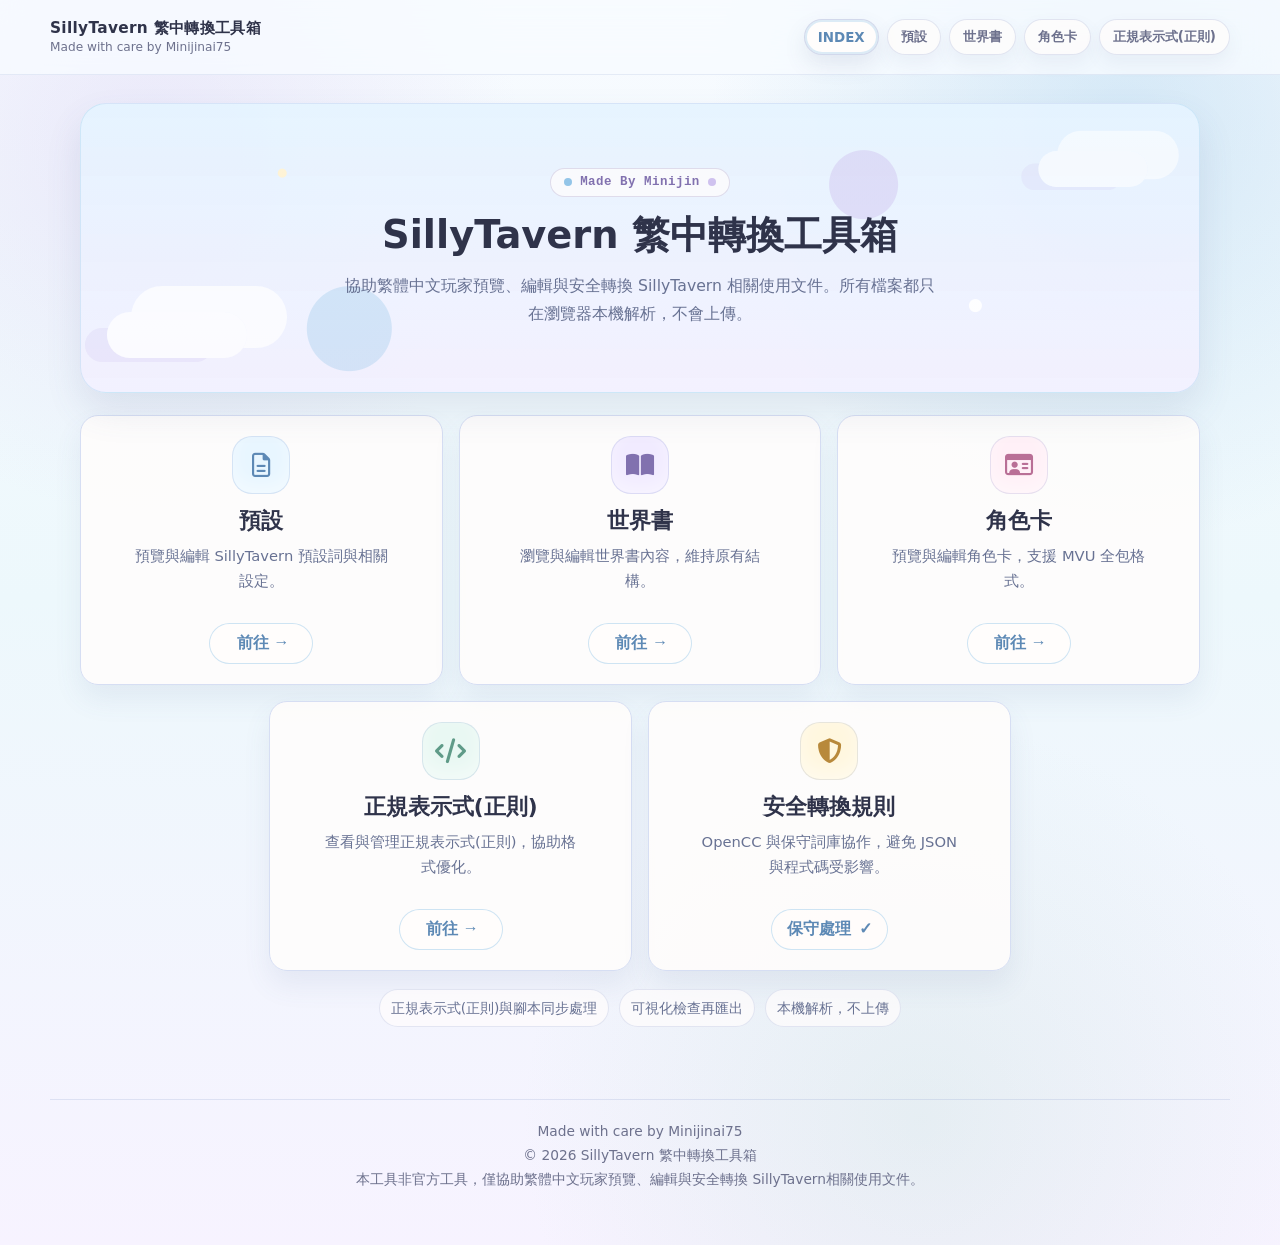
<file: index.html>
<!DOCTYPE html>
<html lang="zh-Hant">
<head>
  <meta charset="UTF-8">
  <meta name="viewport" content="width=device-width, initial-scale=1.0">
  <title>SillyTavern 繁中轉換工具箱</title>
  <meta name="description" content="協助繁體中文玩家安全預覽、編輯並轉換簡體中文 SillyTavern 內容。">
  <link rel="stylesheet" href="https://cdnjs.cloudflare.com/ajax/libs/font-awesome/6.5.1/css/all.min.css">
  <style>
    :root {
      --home-ink: #273052;
      --home-muted: #687293;
      --home-line: #d6def3;
      --home-card: rgba(255, 253, 252, 0.88);
      --home-blue: #93c5e8;
      --home-blue-dark: #5d89b5;
      --home-lavender: #cfc2ef;
      --home-lavender-dark: #8171af;
      --home-pink: #ebb7d3;
      --home-mint: #afd8ca;
      --home-cream: #fff3d4;
      --home-shadow: 0 18px 36px rgba(81, 101, 142, 0.12);
      --home-mono: "Fira Code", "Cascadia Code", Consolas, monospace;
      --home-sans: "Noto Sans TC", "Yu Gothic UI", "Microsoft JhengHei", system-ui, sans-serif;
    }

    * { box-sizing: border-box; }

    body {
      margin: 0;
      min-height: 100vh;
      color: var(--home-ink);
      font-family: var(--home-sans);
    }

    a { color: inherit; text-decoration: none; }

    .shell {
      width: min(1120px, calc(100% - 32px));
      margin: 0 auto;
      padding: 28px 0 44px;
    }

    .concept-hero {
      position: relative;
      overflow: hidden;
      min-height: 290px;
      display: grid;
      place-items: center;
      margin-bottom: 22px;
      border: 1px solid rgba(147, 197, 232, 0.3);
      border-radius: 26px;
      background:
        linear-gradient(180deg, rgba(225, 242, 255, 0.82), rgba(240, 237, 255, 0.78)),
        rgba(255, 253, 252, 0.72);
      box-shadow: var(--home-shadow);
    }

    .concept-hero::before,
    .concept-hero::after {
      content: "";
      position: absolute;
      inset: auto;
      width: 140px;
      height: 46px;
      border-radius: 999px;
      background: rgba(255, 255, 255, 0.76);
      box-shadow:
        32px -18px 0 8px rgba(255, 255, 255, 0.72),
        -28px 10px 0 -6px rgba(207, 194, 239, 0.25);
      pointer-events: none;
    }

    .concept-hero::before {
      left: 26px;
      bottom: 34px;
    }

    .concept-hero::after {
      right: 36px;
      top: 42px;
      transform: scale(0.78);
      opacity: 0.78;
    }

    .hero-copy {
      position: relative;
      z-index: 1;
      width: min(720px, calc(100% - 32px));
      padding: 30px 0;
      text-align: center;
    }

    .eyebrow {
      display: inline-flex;
      align-items: center;
      gap: 8px;
      margin-bottom: 14px;
      padding: 7px 13px;
      border: 1px solid rgba(129, 113, 175, 0.22);
      border-radius: 999px;
      background: rgba(255, 253, 252, 0.72);
      color: var(--home-lavender-dark);
      font: 800 0.78rem/1 var(--home-mono);
      letter-spacing: 0.04em;
    }

    .eyebrow::before,
    .eyebrow::after {
      content: "";
      width: 8px;
      height: 8px;
      border-radius: 999px;
      background: var(--home-blue);
    }

    .eyebrow::after { background: var(--home-lavender); }

    h1 {
      margin: 0;
      font-size: clamp(1.9rem, 3vw, 2.6rem);
      line-height: 1.24;
      letter-spacing: 0;
    }

    .lead {
      max-width: 600px;
      margin: 14px auto 0;
      color: var(--home-muted);
      font-size: 0.98rem;
      line-height: 1.78;
    }

    .soft-sparkles {
      position: absolute;
      inset: 0;
      pointer-events: none;
      background:
        radial-gradient(circle at 18% 24%, rgba(255, 243, 212, 0.95) 0 4px, transparent 5px),
        radial-gradient(circle at 80% 70%, rgba(255, 255, 255, 0.92) 0 6px, transparent 7px),
        radial-gradient(circle at 70% 28%, rgba(207, 194, 239, 0.45) 0 34px, transparent 35px),
        radial-gradient(circle at 24% 78%, rgba(147, 197, 232, 0.32) 0 42px, transparent 43px);
    }

    .tools {
      display: grid;
      grid-template-columns: repeat(6, minmax(0, 1fr));
      gap: 16px;
      margin-bottom: 18px;
    }

    .tool-card {
      grid-column: span 2;
      min-height: 270px;
      display: grid;
      align-content: space-between;
      gap: 18px;
      padding: 20px;
      border: 1px solid var(--home-line);
      border-radius: 18px;
      background: var(--home-card);
      box-shadow: 0 14px 28px rgba(81, 101, 142, 0.09);
      transition: transform 0.18s ease, box-shadow 0.18s ease, border-color 0.18s ease;
    }

    .tool-card:nth-child(4) { grid-column: 2 / span 2; }
    .tool-card:nth-child(5) { grid-column: 4 / span 2; }

    .tool-card:hover {
      transform: translateY(-3px);
      border-color: rgba(147, 197, 232, 0.76);
      box-shadow: 0 18px 36px rgba(81, 101, 142, 0.15);
    }

    .tool-card[data-tone="lavender"]:hover { border-color: rgba(207, 194, 239, 0.82); }
    .tool-card[data-tone="mint"]:hover { border-color: rgba(175, 216, 202, 0.82); }
    .tool-card[data-tone="pink"]:hover { border-color: rgba(235, 183, 211, 0.82); }
    .tool-card[data-tone="cream"]:hover { border-color: rgba(255, 211, 141, 0.82); }

    .tool-icon {
      width: 58px;
      height: 58px;
      display: grid;
      place-items: center;
      margin: 0 auto 14px;
      border-radius: 20px;
      border: 1px solid rgba(137, 156, 205, 0.2);
      background: #e8f6ff;
      color: var(--home-blue-dark);
      font-size: 1.55rem;
      box-shadow: inset 0 -8px 18px rgba(255, 255, 255, 0.45);
    }

    .tool-card[data-tone="lavender"] .tool-icon {
      background: #f1ebff;
      color: var(--home-lavender-dark);
    }

    .tool-card[data-tone="pink"] .tool-icon {
      background: #fff0f7;
      color: #b96f96;
    }

    .tool-card[data-tone="mint"] .tool-icon {
      background: #e9f8f3;
      color: #5f9b88;
    }

    .tool-card[data-tone="cream"] .tool-icon {
      background: #fff7df;
      color: #b8893b;
    }

    .tool-card h2 {
      margin: 0 0 9px;
      text-align: center;
      font-size: 1.35rem;
      line-height: 1.2;
    }

    .tool-card p {
      max-width: 260px;
      margin: 0 auto;
      color: var(--home-muted);
      text-align: center;
      line-height: 1.72;
      font-size: 0.92rem;
    }

    .open {
      display: inline-flex;
      align-items: center;
      justify-content: center;
      gap: 8px;
      width: fit-content;
      min-width: 104px;
      margin: 0 auto;
      border: 1px solid rgba(147, 197, 232, 0.45);
      border-radius: 999px;
      padding: 9px 15px;
      background: rgba(255, 253, 252, 0.78);
      color: var(--home-blue-dark);
      font-weight: 800;
    }

    .open span {
      font-family: var(--home-mono);
      transform: translateY(-1px);
    }

    .home-note {
      display: flex;
      justify-content: center;
      gap: 10px;
      flex-wrap: wrap;
      margin-top: 2px;
      color: var(--home-muted);
      font-size: 0.86rem;
      line-height: 1.6;
    }

    .home-note span {
      border: 1px solid rgba(137, 156, 205, 0.22);
      border-radius: 999px;
      padding: 7px 11px;
      background: rgba(255, 253, 252, 0.72);
    }

    @media (max-width: 960px) {
      .tools {
        grid-template-columns: repeat(2, minmax(0, 1fr));
      }

      .tool-card,
      .tool-card:nth-child(4),
      .tool-card:nth-child(5) {
        grid-column: auto;
      }
    }

    @media (max-width: 620px) {
      .shell {
        width: min(100% - 20px, 1120px);
        padding-top: 18px;
      }

      .concept-hero {
        min-height: 250px;
        border-radius: 20px;
      }

      h1 {
        font-size: clamp(1.6rem, 7vw, 2rem);
      }

      .tools {
        grid-template-columns: 1fr;
      }

      .tool-card {
        min-height: 230px;
      }
    }
  </style>
  <link rel="stylesheet" href="assets/toolbox-theme.css">
  <script defer src="assets/toolbox-nav.js"></script>
</head>
<body class="toolbox-page toolbox-home">
  <div class="shell">
    <section class="concept-hero" aria-labelledby="main-title">
      <div class="soft-sparkles" aria-hidden="true"></div>
      <div class="hero-copy">
        <div class="eyebrow">Made By Minijin</div>
        <h1 id="main-title">SillyTavern 繁中轉換工具箱</h1>
        <p class="lead">
          協助繁體中文玩家預覽、編輯與安全轉換 SillyTavern 相關使用文件。所有檔案都只在瀏覽器本機解析，不會上傳。
        </p>
      </div>
    </section>

    <main class="tools" aria-label="工具入口">
      <a class="tool-card" href="preset-viewer.html" data-tone="blue">
        <span>
          <span class="tool-icon" aria-hidden="true"><i class="fa-regular fa-file-lines"></i></span>
          <h2>預設</h2>
          <p>預覽與編輯 SillyTavern 預設詞與相關設定。</p>
        </span>
        <span class="open">前往 <span>→</span></span>
      </a>

      <a class="tool-card" href="worldinfo-viewer.html" data-tone="lavender">
        <span>
          <span class="tool-icon" aria-hidden="true"><i class="fa-solid fa-book-open"></i></span>
          <h2>世界書</h2>
          <p>瀏覽與編輯世界書內容，維持原有結構。</p>
        </span>
        <span class="open">前往 <span>→</span></span>
      </a>

      <a class="tool-card" href="character-card-viewer.html" data-tone="pink">
        <span>
          <span class="tool-icon" aria-hidden="true"><i class="fa-regular fa-id-card"></i></span>
          <h2>角色卡</h2>
          <p>預覽與編輯角色卡，支援 MVU 全包格式。</p>
        </span>
        <span class="open">前往 <span>→</span></span>
      </a>

      <a class="tool-card" href="regex-viewer.html" data-tone="mint">
        <span>
          <span class="tool-icon" aria-hidden="true"><i class="fa-solid fa-code"></i></span>
          <h2>正規表示式(正則)</h2>
          <p>查看與管理正規表示式(正則)，協助格式優化。</p>
        </span>
        <span class="open">前往 <span>→</span></span>
      </a>

      <section class="tool-card" data-tone="cream" id="safe-rules">
        <span>
          <span class="tool-icon" aria-hidden="true"><i class="fa-solid fa-shield-halved"></i></span>
          <h2>安全轉換規則</h2>
          <p>OpenCC 與保守詞庫協作，避免 JSON 與程式碼受影響。</p>
        </span>
        <span class="open">保守處理 <span>✓</span></span>
      </section>
    </main>

    <div class="home-note" aria-label="安全提示">
      <span>正規表示式(正則)與腳本同步處理</span>
      <span>可視化檢查再匯出</span>
      <span>本機解析，不上傳</span>
    </div>
  </div>
</body>
</html>
</file>
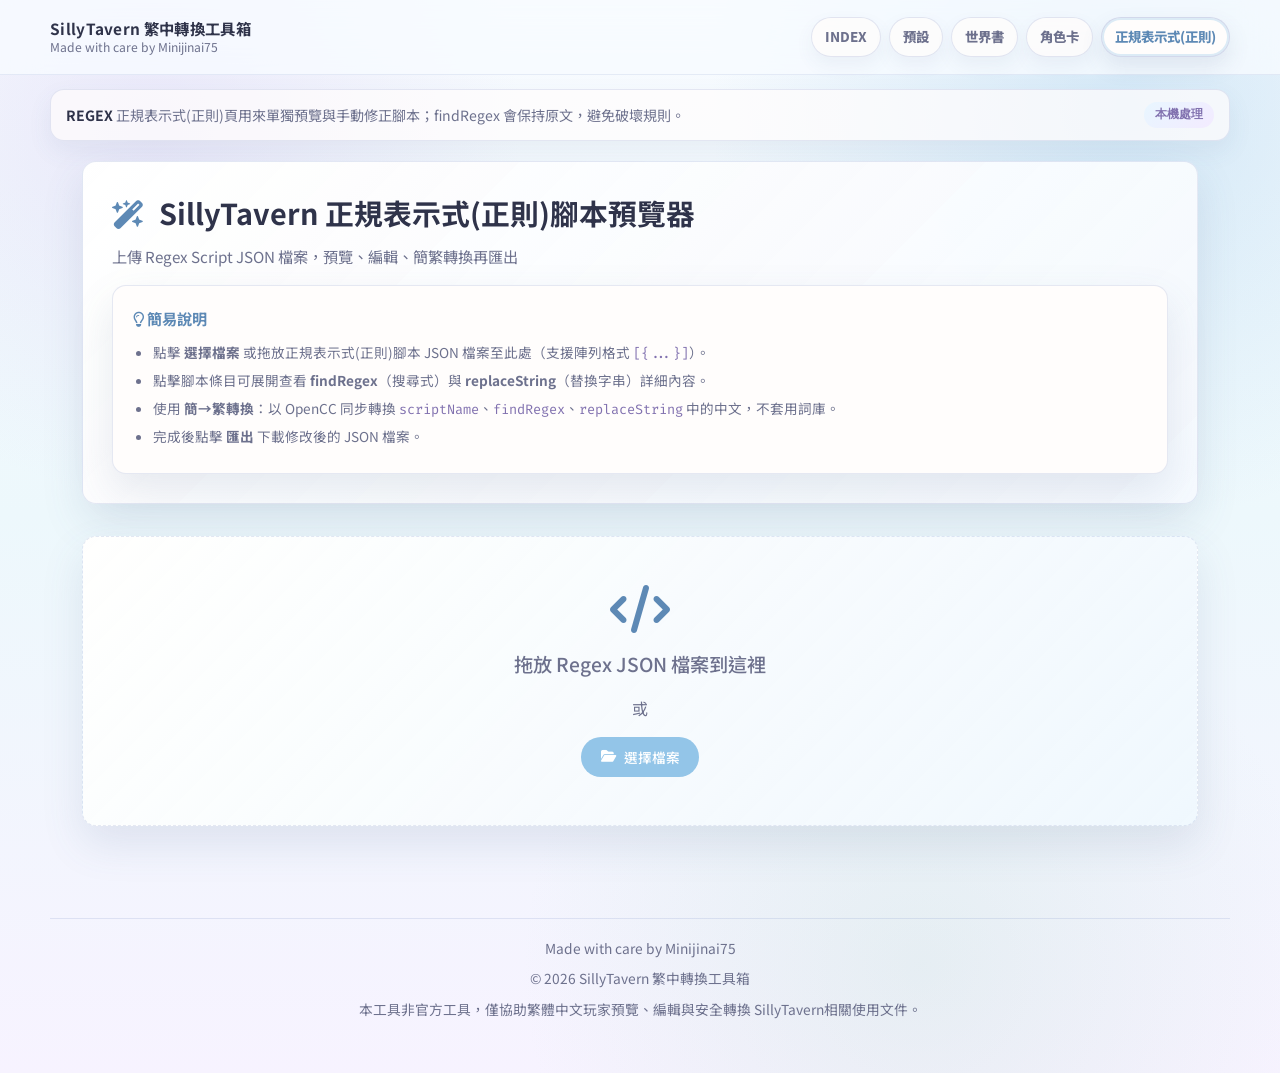
<file: regex-viewer.html>
<!DOCTYPE html>
<html lang="zh-TW">
<head>
    <meta charset="UTF-8">
    <meta name="viewport" content="width=device-width, initial-scale=1.0">
    <title>SillyTavern 正規表示式(正則)腳本預覽器</title>
    <meta name="description" content="上傳 SillyTavern Regex Script JSON 檔案，預覽、編輯、簡繁轉換、匯出正規表示式(正則)腳本">
    <link rel="stylesheet" href="https://cdnjs.cloudflare.com/ajax/libs/font-awesome/6.5.1/css/all.min.css">
    <link href="https://fonts.googleapis.com/css2?family=Noto+Sans+TC:wght@400;500;700&family=Fira+Code:wght@400;500&display=swap" rel="stylesheet">
    <script src="lib/opencc-full.js"></script>
    <script>
        // 預初始化 OpenCC 轉換器
        let openccConverter = null;
        try {
            if (window.OpenCC) {
                openccConverter = OpenCC.Converter({ from: 'cn', to: 'twp' });
                console.log('OpenCC 初始化成功');
            }
        } catch(e) {
            console.warn('OpenCC 初始化失敗，使用備用方案:', e.message);
            openccConverter = function(text) { return text; };
        }
    </script>
    <style>
        :root {
            --bg-primary: #edf8fc;
            --bg-secondary: #e8f0fb;
            --bg-card: #fffdfc;
            --text-primary: #2f334a;
            --text-secondary: #6d718d;
            --text-muted: #9aa0b7;
            --accent: #93c5e8;
            --accent-dark: #5d89b5;
            --accent-light: #dff3ff;
            --border: #d6def3;
            --success: #67c23a;
            --warning: #E09F3E;
            --danger: #E76F51;
            --info: #6A89CC;
            --regex-color: #8E44AD;
            --replace-color: #16A085;
            --disabled-color: #95A5A6;
        }

        * { margin: 0; padding: 0; box-sizing: border-box; }

        body {
            font-family: 'Noto Sans TC', 'Microsoft JhengHei', sans-serif;
            background: var(--bg-primary);
            color: var(--text-primary);
            line-height: 1.6;
        }

        .container {
            max-width: 1100px;
            margin: 0 auto;
            padding: 2rem;
        }

        header {
            text-align: center;
            margin-bottom: 2rem;
        }

        header h1 {
            font-size: 1.8rem;
            font-weight: 700;
            color: var(--text-primary);
            margin-bottom: 0.5rem;
        }

        header h1 i { color: var(--accent); margin-right: 0.5rem; }

        .subtitle {
            color: var(--text-secondary);
            font-size: 0.95rem;
        }

        .instruction-box {
            background: var(--bg-card);
            border: 1px solid var(--border);
            border-radius: 12px;
            padding: 1.25rem;
            margin-top: 1rem;
            text-align: left;
        }

        .instruction-box h3 {
            color: var(--accent-dark);
            font-size: 0.95rem;
            margin-bottom: 0.75rem;
        }

        .instruction-box ul {
            padding-left: 1.25rem;
            color: var(--text-secondary);
            font-size: 0.85rem;
        }

        .instruction-box li { margin-bottom: 0.35rem; }

        /* Upload Section */
        .upload-section {
            background: var(--bg-card);
            border: 2px dashed var(--border);
            border-radius: 16px;
            padding: 3rem 2rem;
            text-align: center;
            transition: all 0.3s ease;
            margin-bottom: 2rem;
        }

        .upload-section.drag-over {
            border-color: var(--accent);
            background: rgba(133, 191, 210, 0.08);
        }

        .upload-icon {
            font-size: 3rem;
            color: var(--accent);
            margin-bottom: 1rem;
        }

        .upload-section h2 {
            font-size: 1.2rem;
            color: var(--text-secondary);
            font-weight: 500;
        }

        #fileInput { display: none; }

        .btn {
            display: inline-flex;
            align-items: center;
            gap: 0.5rem;
            padding: 0.6rem 1.2rem;
            border: none;
            border-radius: 8px;
            cursor: pointer;
            font-size: 0.85rem;
            font-family: inherit;
            font-weight: 500;
            transition: all 0.2s;
            background: var(--accent);
            color: #fff;
        }

        .btn:hover { background: var(--accent-dark); transform: translateY(-1px); }
        .btn-secondary { background: var(--text-muted); }
        .btn-secondary:hover { background: var(--text-secondary); }
        .btn-success { background: var(--success); }
        .btn-success:hover { background: #5dab34; }
        .btn-warning { background: var(--warning); }
        .btn-warning:hover { background: #c98a35; }
        .btn-info { background: var(--info); }
        .btn-info:hover { background: #5577aa; }
        .btn-danger { background: var(--danger); }
        .btn-danger:hover { background: #c55a40; }

        /* Error */
        .error-message {
            background: #FFF0F0;
            border: 1px solid var(--danger);
            border-radius: 8px;
            padding: 1rem;
            color: var(--danger);
            margin-bottom: 1rem;
        }

        /* Preview Container */
        .preview-container { display: none; }

        /* Header Bar */
        .preset-header {
            background: var(--bg-card);
            border: 1px solid var(--border);
            border-radius: 12px;
            padding: 1.25rem;
            display: flex;
            justify-content: space-between;
            align-items: center;
            margin-bottom: 1rem;
        }

        .preset-name {
            font-size: 1.3rem;
            font-weight: 700;
            color: var(--text-primary);
        }

        .preset-type {
            background: var(--accent);
            color: #fff;
            padding: 0.3rem 0.8rem;
            border-radius: 20px;
            font-size: 0.75rem;
            font-weight: 500;
        }

        /* Edit mode bar */
        .edit-mode-bar {
            background: var(--bg-card);
            border: 1px solid var(--border);
            border-radius: 12px;
            padding: 0.75rem 1.25rem;
            margin-bottom: 1rem;
            display: flex;
            justify-content: space-between;
            align-items: center;
            gap: 1rem;
        }

        .edit-mode-info {
            color: var(--text-secondary);
            font-size: 0.85rem;
            display: flex;
            align-items: center;
            gap: 0.5rem;
        }

        .edit-mode-actions {
            display: flex;
            gap: 0.5rem;
            flex-wrap: wrap;
        }

        /* Stats */
        .stats-bar {
            display: flex;
            gap: 1rem;
            margin-bottom: 1rem;
            flex-wrap: wrap;
        }

        .stat-item {
            flex: 1;
            min-width: 120px;
            background: var(--bg-card);
            border: 1px solid var(--border);
            border-radius: 12px;
            padding: 1rem;
            text-align: center;
        }

        .stat-value {
            font-size: 1.4rem;
            font-weight: 700;
            display: block;
            margin: 0.3rem 0;
        }

        .stat-label {
            font-size: 0.75rem;
            color: var(--text-secondary);
            text-transform: uppercase;
        }

        /* Script Manager */
        .entry-manager {
            background: var(--bg-card);
            border: 1px solid var(--border);
            border-radius: 12px;
            overflow: hidden;
            margin-bottom: 1rem;
        }

        .entry-manager-header {
            padding: 1rem 1.25rem;
            display: flex;
            justify-content: space-between;
            align-items: center;
            border-bottom: 1px solid var(--border);
            background: rgba(133, 191, 210, 0.05);
        }

        .entry-manager-title {
            font-weight: 700;
            font-size: 1rem;
        }

        .entry-manager-total {
            font-size: 0.8rem;
            color: var(--text-secondary);
        }

        .entry-list { list-style: none; }

        .entry-list-header {
            display: grid;
            grid-template-columns: 28px 1fr 80px 60px 70px;
            padding: 0.5rem 1rem;
            font-size: 0.7rem;
            color: var(--text-muted);
            text-transform: uppercase;
            border-bottom: 1px solid var(--border);
            background: var(--bg-secondary);
        }

        /* Script Item */
        .entry-item {
            display: grid;
            grid-template-columns: 28px 1fr 80px 60px 70px;
            padding: 0.75rem 1rem;
            border-bottom: 1px solid var(--bg-secondary);
            align-items: center;
            cursor: pointer;
            transition: background 0.15s;
        }

        .entry-item:hover { background: rgba(133, 191, 210, 0.06); }

        .entry-item.disabled-row { opacity: 0.45; }

        .entry-item.expanded { background: rgba(133, 191, 210, 0.04); }

        /* Status icon */
        .entry-status-icon {
            font-size: 0.65rem;
        }
        .entry-status-icon.enabled { color: var(--success); }
        .entry-status-icon.disabled-icon { color: var(--disabled-color); }

        .entry-name-cell {
            display: flex;
            align-items: center;
            gap: 0.5rem;
            overflow: hidden;
        }

        .entry-name {
            font-size: 0.85rem;
            font-weight: 500;
            white-space: nowrap;
            overflow: hidden;
            text-overflow: ellipsis;
        }

        .script-id-tag {
            background: rgba(142, 68, 173, 0.1);
            color: var(--regex-color);
            padding: 0.1rem 0.4rem;
            border-radius: 4px;
            font-size: 0.65rem;
            font-family: 'Fira Code', monospace;
            white-space: nowrap;
            flex-shrink: 0;
        }

        /* Placement badges */
        .placement-badges {
            display: flex;
            gap: 0.2rem;
            flex-wrap: wrap;
        }

        .placement-badge {
            display: inline-block;
            padding: 0.1rem 0.35rem;
            border-radius: 4px;
            font-size: 0.6rem;
            font-weight: 600;
            color: #fff;
        }

        .placement-1 { background: #3498DB; } /* user input */
        .placement-2 { background: #2ECC71; } /* AI output */
        .placement-4 { background: #E67E22; } /* slash command */
        .placement-8 { background: #9B59B6; } /* world info */

        /* substituteRegex badge */
        .sub-badge {
            display: inline-block;
            padding: 0.1rem 0.35rem;
            border-radius: 4px;
            font-size: 0.6rem;
            color: #fff;
            background: var(--text-secondary);
        }
        .sub-badge.raw { background: #E74C3C; }

        /* Tokens */
        .entry-tokens {
            text-align: right;
            font-size: 0.8rem;
            font-family: 'Fira Code', monospace;
            color: var(--text-secondary);
        }

        /* Expanded Content */
        .entry-content {
            display: none;
            grid-column: 1 / -1;
            padding: 1rem;
            background: var(--bg-primary);
            border-radius: 8px;
            margin: 0.25rem 0.5rem 0.5rem;
            font-size: 0.82rem;
            line-height: 1.7;
        }

        .entry-item.expanded .entry-content { display: block; }

        /* Content Meta Row */
        .content-meta-row {
            display: flex;
            flex-wrap: wrap;
            gap: 0.5rem;
            margin-bottom: 0.75rem;
            padding-bottom: 0.75rem;
            border-bottom: 1px solid var(--border);
        }

        .meta-chip {
            background: var(--bg-card);
            border: 1px solid var(--border);
            border-radius: 4px;
            padding: 0.2rem 0.5rem;
            display: inline-flex;
            align-items: center;
            gap: 0.3rem;
            font-size: 0.72rem;
        }

        .meta-chip .chip-label {
            color: var(--text-muted);
            font-size: 0.6rem;
            text-transform: uppercase;
        }

        .meta-chip .chip-val {
            font-weight: 600;
            color: var(--text-primary);
        }

        .meta-chip.active .chip-val { color: var(--success); }
        .meta-chip.inactive .chip-val { color: var(--disabled-color); }

        /* Regex / Replace blocks */
        .code-block-label {
            font-size: 0.72rem;
            font-weight: 600;
            color: var(--text-secondary);
            text-transform: uppercase;
            margin-bottom: 0.3rem;
            display: flex;
            align-items: center;
            gap: 0.4rem;
        }

        .code-block-label i { font-size: 0.65rem; }
        .code-block-label.regex-label { color: var(--regex-color); }
        .code-block-label.replace-label { color: var(--replace-color); }

        .code-block {
            font-family: 'Fira Code', monospace;
            font-size: 0.78rem;
            background: var(--bg-card);
            border: 1px solid var(--border);
            border-radius: 8px;
            padding: 0.75rem 1rem;
            white-space: pre-wrap;
            word-break: break-all;
            line-height: 1.6;
            margin-bottom: 0.75rem;
            min-height: 2.5rem;
        }

        .code-block.regex-block {
            border-left: 3px solid var(--regex-color);
            color: var(--regex-color);
        }

        .code-block.replace-block {
            border-left: 3px solid var(--replace-color);
            color: var(--replace-color);
        }

        .code-block.empty-block {
            color: var(--text-muted);
            font-style: italic;
        }

        /* Edit textareas */
        .code-editor {
            width: 100%;
            font-family: 'Fira Code', monospace;
            font-size: 0.78rem;
            background: #fff;
            color: var(--text-primary);
            border: 1px solid var(--accent);
            border-radius: 8px;
            padding: 0.75rem 1rem;
            line-height: 1.6;
            resize: vertical;
            min-height: 60px;
            margin-bottom: 0.75rem;
        }

        .code-editor:focus {
            outline: none;
            border-color: var(--accent-dark);
            box-shadow: 0 0 0 2px rgba(133, 191, 210, 0.2);
        }

        .field-edit-input {
            width: 100%;
            background: #fff;
            color: var(--text-primary);
            border: 1px solid var(--accent);
            border-radius: 6px;
            padding: 0.35rem 0.5rem;
            font-family: 'Fira Code', monospace;
            font-size: 0.8rem;
            margin-bottom: 0.5rem;
        }

        .field-edit-input:focus {
            outline: none;
            border-color: var(--accent-dark);
        }

        .entry-item.modified .entry-name::after {
            content: ' ●';
            color: var(--success);
            margin-left: 0.25rem;
        }

        /* Sections */
        .section {
            background: var(--bg-card);
            border: 1px solid var(--border);
            border-radius: 12px;
            margin-bottom: 1rem;
            overflow: hidden;
        }

        .section-title {
            display: flex;
            justify-content: space-between;
            align-items: center;
            padding: 1rem 1.25rem;
            cursor: pointer;
            user-select: none;
            transition: background 0.15s;
        }

        .section-title:hover { background: rgba(133, 191, 210, 0.05); }
        .section-title h3 { font-size: 0.95rem; }
        .section-title h3 i { color: var(--accent); margin-right: 0.5rem; }

        .section-toggle {
            transition: transform 0.2s;
            color: var(--text-muted);
        }

        .section.collapsed .section-content { display: none; }
        .section.collapsed .section-toggle { transform: rotate(-90deg); }

        .section-content { padding: 0 1.25rem 1rem; }

        .json-explorer {
            background: var(--bg-primary);
            border-radius: 8px;
            padding: 1rem;
            overflow-x: auto;
        }

        .json-explorer pre {
            font-family: 'Fira Code', monospace;
            font-size: 0.75rem;
            line-height: 1.5;
            color: var(--text-primary);
        }

        /* Footer */
        footer {
            text-align: center;
            padding: 2rem 1rem;
            color: var(--text-muted);
            font-size: 0.8rem;
        }

        footer a { color: var(--accent-dark); text-decoration: none; }
        footer a:hover { text-decoration: underline; }

        /* Toast */
        .toast {
            position: fixed;
            bottom: 2rem;
            right: 2rem;
            background: var(--text-primary);
            color: #fff;
            padding: 0.75rem 1.25rem;
            border-radius: 8px;
            font-size: 0.85rem;
            opacity: 0;
            transform: translateY(10px);
            transition: all 0.3s ease;
            z-index: 9999;
            pointer-events: none;
        }
        .toast.show { opacity: 1; transform: translateY(0); }
        .toast.success { background: var(--success); }
        .toast.error { background: var(--danger); }

        @media (max-width: 768px) {
            .container { padding: 1rem; }
            .entry-item { grid-template-columns: 28px 1fr 70px 50px; }
            .entry-tokens { display: none; }
            .stats-bar { flex-direction: column; }
            .edit-mode-bar { flex-direction: column; align-items: stretch; }
        }
    </style>
    <link rel="stylesheet" href="assets/toolbox-theme.css">
    <script defer src="assets/toolbox-nav.js"></script>
</head>
<body class="toolbox-page">
    <div class="container">
        <header>
            <h1><i class="fa-solid fa-wand-magic-sparkles"></i> SillyTavern 正規表示式(正則)腳本預覽器</h1>
            <p class="subtitle">上傳 Regex Script JSON 檔案，預覽、編輯、簡繁轉換再匯出</p>
            <div class="instruction-box">
                <h3><i class="fa-regular fa-lightbulb"></i> 簡易說明</h3>
                <ul>
                    <li>點擊 <strong>選擇檔案</strong> 或拖放正規表示式(正則)腳本 JSON 檔案至此處（支援陣列格式 <code>[{...}]</code>）。</li>
                    <li>點擊腳本條目可展開查看 <strong>findRegex</strong>（搜尋式）與 <strong>replaceString</strong>（替換字串）詳細內容。</li>
                    <li>使用 <strong>簡→繁轉換</strong>：以 OpenCC 同步轉換 <code>scriptName</code>、<code>findRegex</code>、<code>replaceString</code> 中的中文，不套用詞庫。</li>
                    <li>完成後點擊 <strong>匯出</strong> 下載修改後的 JSON 檔案。</li>
                </ul>
            </div>
        </header>

        <div class="upload-section" id="uploadSection">
            <i class="fa-solid fa-code upload-icon"></i>
            <h2>拖放 Regex JSON 檔案到這裡</h2>
            <p style="color: var(--text-secondary); margin: 1rem 0;">或</p>
            <button class="btn" onclick="document.getElementById('fileInput').click()">
                <i class="fa-solid fa-folder-open"></i> 選擇檔案
            </button>
            <input type="file" id="fileInput" accept=".json" onchange="handleFileSelect(event)">
        </div>

        <div id="errorContainer"></div>
        <div id="previewContainer" class="preview-container"></div>
    </div>

    <footer class="toolbox-footer">
        <div>
            Made with care by Minijinai75
        </div>
        <div style="margin-top: 0.5rem;">
            © 2026 SillyTavern 繁中轉換工具箱
        </div>
        <div style="margin-top: 0.5rem;">
            本工具非官方工具，僅協助繁體中文玩家預覽、編輯與安全轉換 SillyTavern相關使用文件。
        </div>
    </footer>

    <div class="toast" id="toast"></div>

    <script>
        // ===== 全域狀態 =====
        let currentScripts = null;   // 正規表示式(正則)腳本陣列
        let originalFileName = '';
        let editMode = false;
        let modifiedScripts = new Set(); // 已修改的腳本 index

        // ===== 常數：placement 位元對應 =====
        const PLACEMENT_MAP = {
            1: { label: 'User', cls: 'placement-1' },
            2: { label: 'AI',   cls: 'placement-2' },
            4: { label: 'Cmd',  cls: 'placement-4' },
            8: { label: 'WI',   cls: 'placement-8' },
        };

        // ===== 拖放處理 =====
        const uploadSection = document.getElementById('uploadSection');

        uploadSection.addEventListener('dragover', (e) => {
            e.preventDefault();
            uploadSection.classList.add('drag-over');
        });

        uploadSection.addEventListener('dragleave', () => {
            uploadSection.classList.remove('drag-over');
        });

        uploadSection.addEventListener('drop', (e) => {
            e.preventDefault();
            uploadSection.classList.remove('drag-over');
            const files = e.dataTransfer.files;
            if (files.length > 0) handleFile(files[0]);
        });

        function handleFileSelect(event) {
            const file = event.target.files[0];
            if (file) handleFile(file);
        }

        function handleFile(file) {
            originalFileName = file.name.replace(/\.json$/i, '');
            const reader = new FileReader();
            reader.onload = (e) => {
                try {
                    const json = JSON.parse(e.target.result);
                    // 接受陣列，或含有 scripts 欄位的物件
                    let scripts;
                    if (Array.isArray(json)) {
                        scripts = json;
                    } else if (Array.isArray(json.scripts)) {
                        scripts = json.scripts;
                    } else {
                        showError('此 JSON 不是有效的 Regex Script 格式（需為陣列，或含 scripts 欄位）。');
                        return;
                    }
                    // 至少需含 scriptName 或 findRegex 欄位
                    if (scripts.length > 0 && scripts[0].scriptName === undefined && scripts[0].findRegex === undefined) {
                        showError('腳本物件缺少 scriptName / findRegex 欄位，請確認格式正確。');
                        return;
                    }
                    currentScripts = scripts;
                    editMode = false;
                    modifiedScripts.clear();
                    renderScripts(scripts);
                    clearError();
                } catch (error) {
                    showError('JSON 格式錯誤: ' + error.message);
                }
            };
            reader.readAsText(file);
        }

        // ===== 渲染主體 =====

        function renderScripts(scripts) {
            const container = document.getElementById('previewContainer');
            const enabled = scripts.filter(s => !s.disabled).length;

            let html = `
                <div class="preset-header">
                    <span class="preset-name">${escapeHtml(originalFileName || 'Regex Scripts')}</span>
                    <span class="preset-type">Regex Script · ${scripts.length} 條</span>
                </div>

                <div class="edit-mode-bar">
                    <div class="edit-mode-info">
                        <i class="fa-solid fa-info-circle"></i>
                        <span id="editModeStatus">${editMode ? '編輯模式：可修改 scriptName 與 replaceString' : '點擊「編輯模式」開始修改腳本'}</span>
                    </div>
                    <div class="edit-mode-actions">
                        <button class="btn btn-info" onclick="convertToTraditional()" title="以 OpenCC 同步轉換 scriptName、findRegex 和 replaceString">
                            <i class="fa-solid fa-language"></i> 簡→繁轉換
                        </button>
                        <button class="btn ${editMode ? 'btn-secondary' : 'btn-warning'}" onclick="toggleEditMode()">
                            <i class="fa-solid ${editMode ? 'fa-eye' : 'fa-pen'}"></i>
                            ${editMode ? '結束編輯' : '編輯模式'}
                        </button>
                        <button class="btn btn-success" onclick="exportScripts()">
                            <i class="fa-solid fa-download"></i> 匯出
                        </button>
                    </div>
                </div>
            `;

            // Stats
            html += renderStats(scripts);

            // Script List
            html += renderScriptManager(scripts);

            // Raw JSON
            html += `
                <div class="section collapsed" id="rawSection">
                    <div class="section-title" onclick="toggleSection('rawSection')">
                        <h3><i class="fa-solid fa-code"></i> Raw JSON</h3>
                        <i class="fa-solid fa-chevron-down section-toggle"></i>
                    </div>
                    <div class="section-content">
                        <div class="json-explorer">
                            <pre>${escapeHtml(JSON.stringify(scripts, null, 2))}</pre>
                        </div>
                    </div>
                </div>
            `;

            container.innerHTML = html;
            container.style.display = 'block';
        }

        function renderStats(scripts) {
            const enabled = scripts.filter(s => !s.disabled).length;
            const mdOnly  = scripts.filter(s => s.markdownOnly).length;
            const promptOnly = scripts.filter(s => s.promptOnly).length;
            const groups = [...new Set(scripts.map(s => s.id).filter(Boolean))].length;

            const stats = [
                { icon: 'fa-list', label: 'Scripts', value: `${enabled}/${scripts.length}` },
                { icon: 'fa-layer-group', label: 'Groups (id)', value: groups },
                { icon: 'fa-markdown', label: 'MD Only', value: mdOnly },
                { icon: 'fa-comment-dots', label: 'Prompt Only', value: promptOnly },
            ];

            return `
                <div class="stats-bar">
                    ${stats.map(s => `
                        <div class="stat-item">
                            <i class="fa-solid ${s.icon}" style="color: var(--accent);"></i>
                            <span class="stat-value">${s.value}</span>
                            <span class="stat-label">${s.label}</span>
                        </div>
                    `).join('')}
                </div>
            `;
        }

        function renderScriptManager(scripts) {
            return `
                <div class="entry-manager">
                    <div class="entry-manager-header">
                        <span class="entry-manager-title">
                            <i class="fa-solid fa-wand-magic-sparkles"></i> Regex Scripts
                        </span>
                        <span class="entry-manager-total">共 ${scripts.length} 條腳本</span>
                    </div>
                    <ul class="entry-list">
                        <li class="entry-list-header">
                            <span></span>
                            <span>Name / Group ID</span>
                            <span>Placement</span>
                            <span>Mode</span>
                            <span style="text-align:right">Depth</span>
                        </li>
                        ${scripts.map((s, idx) => renderScriptItem(s, idx)).join('')}
                    </ul>
                </div>
            `;
        }

        function renderScriptItem(s, idx) {
            const isDisabled = !!s.disabled;
            const isModified = modifiedScripts.has(idx);

            // Placement badges
            const placements = Array.isArray(s.placement) ? s.placement : [];
            const placBadges = placements.map(p => {
                const info = PLACEMENT_MAP[p];
                return info
                    ? `<span class="placement-badge ${info.cls}">${info.label}</span>`
                    : `<span class="placement-badge" style="background:var(--text-muted)">${p}</span>`;
            }).join('');

            // substituteRegex
            const subMode = s.substituteRegex === 1
                ? `<span class="sub-badge raw">Raw</span>`
                : `<span class="sub-badge">Std</span>`;

            // Depth range
            const minD = s.minDepth != null ? s.minDepth : '∞';
            const maxD = s.maxDepth != null ? s.maxDepth : '∞';
            const depthStr = `${minD}~${maxD}`;

            const scriptName = s.scriptName || '（未命名）';
            const groupId    = s.id ? `<span class="script-id-tag">${escapeHtml(s.id)}</span>` : '';

            return `
                <li class="entry-item ${isDisabled ? 'disabled-row' : ''} ${isModified ? 'modified' : ''}"
                    id="script-row-${idx}"
                    onclick="toggleExpand(${idx})">
                    <span class="entry-status-icon ${isDisabled ? 'disabled-icon' : 'enabled'}">
                        <i class="fa-solid ${isDisabled ? 'fa-circle-xmark' : 'fa-circle-check'}"></i>
                    </span>
                    <span class="entry-name-cell">
                        <span class="entry-name">${escapeHtml(scriptName)}</span>
                        ${groupId}
                    </span>
                    <span class="placement-badges">${placBadges || '<span style="color:var(--text-muted);font-size:0.7rem">—</span>'}</span>
                    <span>${subMode}</span>
                    <span class="entry-tokens">${depthStr}</span>

                    <!-- 展開內容，grid-column span -->
                    <div class="entry-content" id="content-${idx}">
                        ${renderScriptContent(s, idx)}
                    </div>
                </li>
            `;
        }

        function renderScriptContent(s, idx) {
            const findRegex    = s.findRegex    || '';
            const replaceStr   = s.replaceString || '';
            const scriptName   = s.scriptName   || '';

            const boolChip = (label, val, trueColor, falseColor) => `
                <span class="meta-chip ${val ? 'active' : 'inactive'}">
                    <span class="chip-label">${label}</span>
                    <span class="chip-val">${val ? '✓' : '✗'}</span>
                </span>
            `;

            const metaChips = `
                <div class="content-meta-row">
                    ${boolChip('Disabled',    s.disabled,     '', '')}
                    ${boolChip('mdOnly',      s.markdownOnly, '', '')}
                    ${boolChip('promptOnly',  s.promptOnly,   '', '')}
                    ${boolChip('runOnEdit',   s.runOnEdit,    '', '')}
                    <span class="meta-chip">
                        <span class="chip-label">subRegex</span>
                        <span class="chip-val">${s.substituteRegex ?? 0}</span>
                    </span>
                    <span class="meta-chip">
                        <span class="chip-label">minDepth</span>
                        <span class="chip-val">${s.minDepth ?? '∞'}</span>
                    </span>
                    <span class="meta-chip">
                        <span class="chip-label">maxDepth</span>
                        <span class="chip-val">${s.maxDepth ?? '∞'}</span>
                    </span>
                </div>
            `;

            if (!editMode) {
                return `
                    ${metaChips}
                    <div class="code-block-label regex-label">
                        <i class="fa-solid fa-magnifying-glass"></i> findRegex（搜尋式）
                    </div>
                    <div class="code-block regex-block ${!findRegex ? 'empty-block' : ''}">${findRegex ? escapeHtml(findRegex) : '（空）'}</div>

                    <div class="code-block-label replace-label">
                        <i class="fa-solid fa-right-left"></i> replaceString（替換字串）
                    </div>
                    <div class="code-block replace-block ${!replaceStr ? 'empty-block' : ''}">${replaceStr ? escapeHtml(replaceStr) : '（空字串）'}</div>
                `;
            } else {
                return `
                    ${metaChips}
                    <div class="code-block-label">
                        <i class="fa-solid fa-tag"></i> scriptName
                    </div>
                    <input class="field-edit-input" type="text"
                        value="${escapeHtmlAttr(scriptName)}"
                        onclick="event.stopPropagation()"
                        oninput="handleScriptEdit(${idx}, 'scriptName', this.value)">

                    <div class="code-block-label regex-label">
                        <i class="fa-solid fa-magnifying-glass"></i> findRegex（搜尋式）
                    </div>
                    <textarea class="code-editor" onclick="event.stopPropagation()"
                        oninput="handleScriptEdit(${idx}, 'findRegex', this.value)">${escapeHtml(findRegex)}</textarea>

                    <div class="code-block-label replace-label">
                        <i class="fa-solid fa-right-left"></i> replaceString（替換字串）
                    </div>
                    <textarea class="code-editor" style="min-height:120px" onclick="event.stopPropagation()"
                        oninput="handleScriptEdit(${idx}, 'replaceString', this.value)">${escapeHtml(replaceStr)}</textarea>
                `;
            }
        }

        // ===== 交互 =====

        function toggleExpand(idx) {
            const row = document.getElementById(`script-row-${idx}`);
            if (!row) return;
            row.classList.toggle('expanded');
        }

        function handleScriptEdit(idx, field, value) {
            if (!currentScripts) return;
            currentScripts[idx][field] = value;
            modifiedScripts.add(idx);
            // 更新 modified 樣式
            const row = document.getElementById(`script-row-${idx}`);
            if (row) row.classList.add('modified');
        }

        function toggleEditMode() {
            editMode = !editMode;
            renderScripts(currentScripts);
            // 恢復所有展開狀態（重新渲染後全部收起，行為一致）
        }

        function toggleSection(id) {
            document.getElementById(id)?.classList.toggle('collapsed');
        }

        // ===== 匯出 =====

        function getTodayStr() {
            const d = new Date();
            const yy = String(d.getFullYear()).slice(-2);
            const mm = String(d.getMonth() + 1).padStart(2, '0');
            const day = String(d.getDate()).padStart(2, '0');
            return `${yy}${mm}${day}`;
        }

        function exportScripts() {
            if (!currentScripts) return;
            const fileName = `${originalFileName || 'regex-scripts'}_${getTodayStr()}.json`;
            const blob = new Blob([JSON.stringify(currentScripts, null, 4)], { type: 'application/json' });
            const url = URL.createObjectURL(blob);
            const a = document.createElement('a');
            a.href = url;
            a.download = fileName;
            document.body.appendChild(a);
            a.click();
            document.body.removeChild(a);
            URL.revokeObjectURL(url);
            showToast('✅ 已匯出 ' + fileName, 'success');
        }

        // ===== 簡→繁轉換（OpenCC only）=====
        // 轉換欄位：scriptName、findRegex、replaceString、trimStrings。

        async function convertToTraditional() {
            if (!currentScripts) return;

            // Lazy init OpenCC
            if (!openccConverter) {
                try {
                    openccConverter = OpenCC.Converter({ from: 'cn', to: 'twp' });
                } catch(e) {
                    showToast('❌ OpenCC 初始化失敗', 'error');
                    return;
                }
            }

            let count = 0;

            // 檔名也做簡→繁轉換，並加上 _TW（與 worldinfo-viewer 一致）
            if (originalFileName) {
                if (hasChinese(originalFileName)) {
                    originalFileName = convertText(originalFileName);
                }
                if (!originalFileName.includes('_TW')) {
                    originalFileName = originalFileName + '_TW';
                }
            }

            currentScripts = currentScripts.map(script => {
                const converted = { ...script };

                // 轉換 scriptName
                if (hasChinese(script.scriptName)) {
                    converted.scriptName = convertText(script.scriptName);
                    count++;
                }

                // 轉換 findRegex 中的中文 literal；正規表示式符號不會被 OpenCC 改動
                if (hasChinese(script.findRegex)) {
                    converted.findRegex = convertText(script.findRegex);
                    count++;
                }

                // 轉換 replaceString
                if (hasChinese(script.replaceString)) {
                    converted.replaceString = convertText(script.replaceString);
                    count++;
                }

                // 轉換 trimStrings（若含中文）
                if (Array.isArray(script.trimStrings)) {
                    converted.trimStrings = script.trimStrings.map(t =>
                        hasChinese(t) ? convertText(t) : t
                    );
                }

                return converted;
            });

            modifiedScripts = new Set(currentScripts.map((_, i) => i));
            renderScripts(currentScripts);
            showToast(`✅ 已用 OpenCC 轉換 ${count} 個欄位`, 'success');
        }

        function convertText(text) {
            if (!text) return text;
            let result = text;

            try {
                result = openccConverter(result);
            } catch(e) {
                console.warn('OpenCC 轉換失敗:', e);
            }

            result = replaceLanguageDirectives(result);

            return result;
        }

        function hasChinese(text) {
            if (!text) return false;
            return /[\u4e00-\u9fff]/.test(text);
        }

        function replaceLanguageDirectives(text) {
            if (!text) return text;
            return text
                .replace(/简体中文/g, '繁體中文')
                .replace(/zh-cn/gi, 'zh-TW')
                .replace(/zh_CN/g, 'zh_TW')
                .replace(/language:\s*Chinese\s*\(Simplified\)/gi, 'language: Chinese (Traditional)')
                .replace(/写作语言[：:]\s*简体中文/g, '寫作語言：繁體中文')
                .replace(/输出语言[：:]\s*简体中文/g, '輸出語言：繁體中文');
        }

        // ===== 錯誤顯示 =====

        function showError(msg) {
            const c = document.getElementById('errorContainer');
            c.innerHTML = `<div class="error-message"><i class="fa-solid fa-circle-exclamation"></i> ${escapeHtml(msg)}</div>`;
        }

        function clearError() {
            document.getElementById('errorContainer').innerHTML = '';
        }

        // ===== Toast =====

        function showToast(msg, type = '') {
            const t = document.getElementById('toast');
            t.textContent = msg;
            t.className = 'toast show ' + type;
            setTimeout(() => { t.className = 'toast'; }, 3000);
        }

        // ===== 工具函數 =====

        function escapeHtml(str) {
            if (str == null) return '';
            return String(str)
                .replace(/&/g, '&amp;')
                .replace(/</g, '&lt;')
                .replace(/>/g, '&gt;')
                .replace(/"/g, '&quot;');
        }

        function escapeHtmlAttr(str) {
            if (str == null) return '';
            return String(str).replace(/"/g, '&quot;').replace(/</g, '&lt;').replace(/>/g, '&gt;');
        }
    </script>
</body>
</html>
</file>
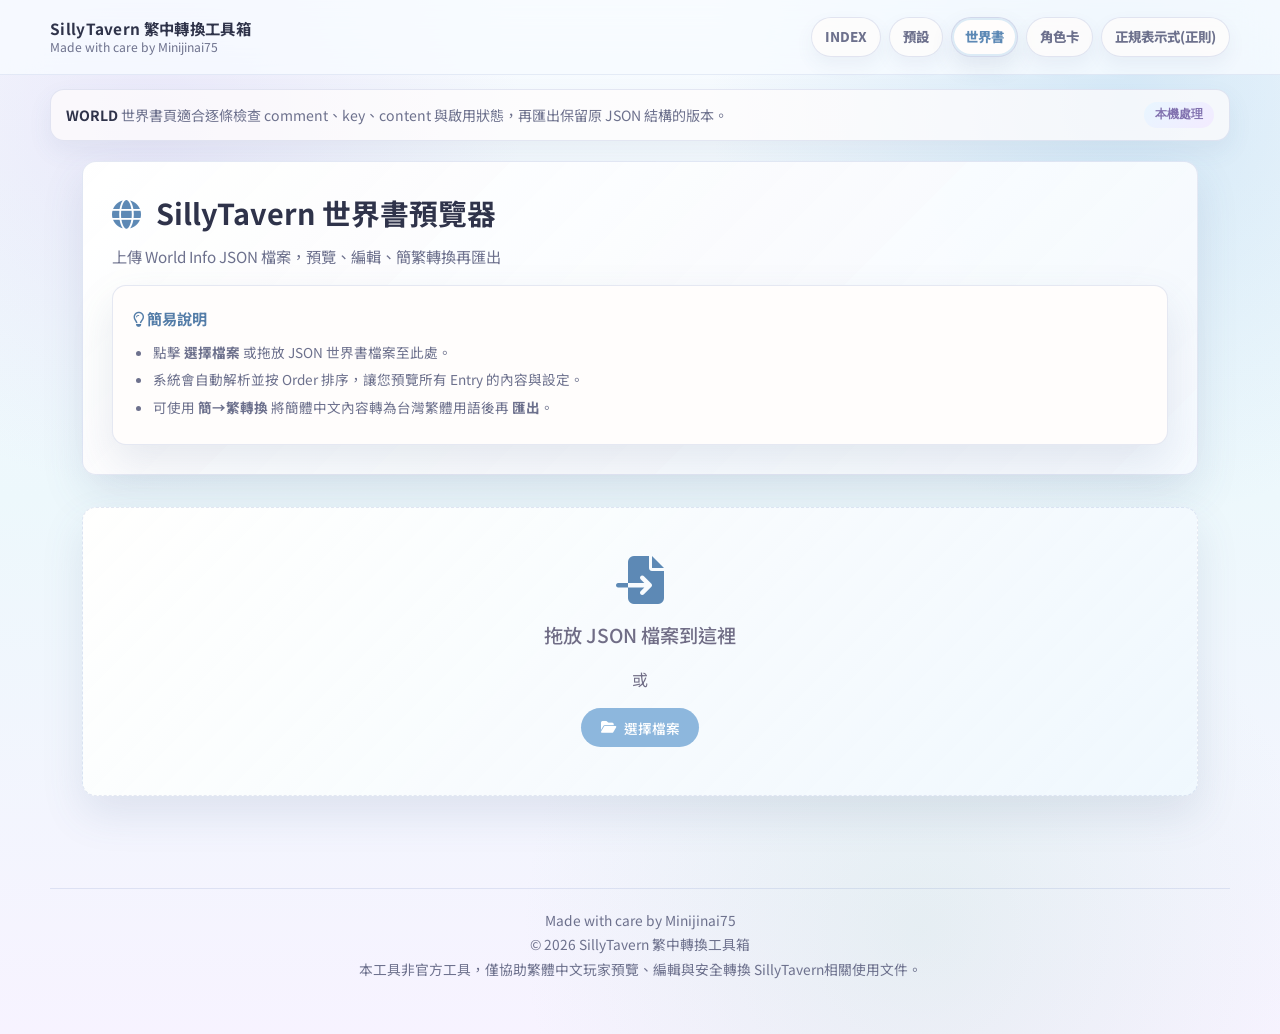
<file: worldinfo-viewer.html>
<!DOCTYPE html>
<html lang="zh-TW">
<head>
    <meta charset="UTF-8">
    <meta name="viewport" content="width=device-width, initial-scale=1.0">
    <title>SillyTavern 世界書預覽器</title>
    <meta name="description" content="上傳 World Info JSON 檔案，預覽、編輯、簡繁轉換、匯出世界書">
    <link rel="stylesheet" href="https://cdnjs.cloudflare.com/ajax/libs/font-awesome/6.5.1/css/all.min.css">
    <link href="https://fonts.googleapis.com/css2?family=Noto+Sans+TC:wght@400;500;700&family=Fira+Code:wght@400;500&display=swap" rel="stylesheet">
    <script src="lib/opencc-full.js"></script>
    <script>
        // 預初始化 OpenCC 轉換器
        let openccConverter = null;
        try {
            if (window.OpenCC) {
                openccConverter = OpenCC.Converter({ from: 'cn', to: 'twp' });
                console.log('OpenCC 初始化成功');
            }
        } catch(e) {
            console.warn('OpenCC 初始化失敗，使用備用方案:', e.message);
            openccConverter = function(text) { return text; };
        }
    </script>
    <script src="lib/taiwan-vocabs.js"></script>
    <style>
        :root {
            --bg-primary: #F6F3FB;
            --bg-secondary: #EEF3FB;
            --bg-card: #FFFDFC;
            --text-primary: #2C2940;
            --text-secondary: #706D86;
            --text-muted: #A49AB8;
            --accent: #8DB7DD;
            --accent-dark: #547DA8;
            --accent-light: #D8E8F7;
            --border: #DCD5EC;
            --success: #A9CDBB;
            --warning: #E6B39F;
            --danger: #A85D6D;
            --info: #7E6DA8;
            --constant-color: #7E6DA8;
            --disabled-color: #A49AB8;
            --selective-color: #E6B39F;
            --position-before: #8DB7DD;
            --position-after: #A9CDBB;
            --position-depth: #A85D6D;
            --position-author: #C7B8E6;
        }

        * { margin: 0; padding: 0; box-sizing: border-box; }

        body {
            font-family: 'Noto Sans TC', 'Microsoft JhengHei', sans-serif;
            background:
                radial-gradient(circle at 12% 6%, rgba(199, 184, 230, 0.38), transparent 24rem),
                radial-gradient(circle at 88% 12%, rgba(141, 183, 221, 0.34), transparent 28rem),
                var(--bg-primary);
            color: var(--text-primary);
            line-height: 1.6;
        }

        .container {
            max-width: 1100px;
            margin: 0 auto;
            padding: 2rem;
        }

        header {
            text-align: center;
            margin-bottom: 2rem;
        }

        header h1 {
            font-size: 1.8rem;
            font-weight: 700;
            color: var(--text-primary);
            margin-bottom: 0.5rem;
        }

        header h1 i { color: var(--accent); margin-right: 0.5rem; }

        .subtitle {
            color: var(--text-secondary);
            font-size: 0.95rem;
        }

        .instruction-box {
            background: var(--bg-card);
            border: 1px solid var(--border);
            border-radius: 12px;
            padding: 1.25rem;
            margin-top: 1rem;
            text-align: left;
        }

        .instruction-box h3 {
            color: var(--accent-dark);
            font-size: 0.95rem;
            margin-bottom: 0.75rem;
        }

        .instruction-box ul {
            padding-left: 1.25rem;
            color: var(--text-secondary);
            font-size: 0.85rem;
        }

        .instruction-box li { margin-bottom: 0.35rem; }

        /* Upload Section */
        .upload-section {
            background: var(--bg-card);
            border: 2px dashed var(--border);
            border-radius: 16px;
            padding: 3rem 2rem;
            text-align: center;
            transition: all 0.3s ease;
            margin-bottom: 2rem;
        }

        .upload-section.drag-over {
            border-color: var(--accent);
            background: rgba(133, 191, 210, 0.08);
        }

        .upload-icon {
            font-size: 3rem;
            color: var(--accent);
            margin-bottom: 1rem;
        }

        .upload-section h2 {
            font-size: 1.2rem;
            color: var(--text-secondary);
            font-weight: 500;
        }

        #fileInput { display: none; }

        .btn {
            display: inline-flex;
            align-items: center;
            gap: 0.5rem;
            padding: 0.6rem 1.2rem;
            border: none;
            border-radius: 8px;
            cursor: pointer;
            font-size: 0.85rem;
            font-family: inherit;
            font-weight: 500;
            transition: all 0.2s;
            background: var(--accent);
            color: #fff;
        }

        .btn:hover { background: var(--accent-dark); transform: translateY(-1px); }
        .btn-secondary { background: var(--text-muted); }
        .btn-secondary:hover { background: var(--text-secondary); }
        .btn-success { background: var(--success); }
        .btn-success:hover { background: #5dab34; }
        .btn-warning { background: var(--warning); }
        .btn-warning:hover { background: #c98a35; }
        .btn-info { background: var(--info); }
        .btn-info:hover { background: #5577aa; }
        .btn-danger { background: var(--danger); }
        .btn-danger:hover { background: #c55a40; }

        /* Error */
        .error-message {
            background: #FFF0F0;
            border: 1px solid var(--danger);
            border-radius: 8px;
            padding: 1rem;
            color: var(--danger);
            margin-bottom: 1rem;
        }

        /* Preview Container */
        .preview-container { display: none; }

        /* Preset Header */
        .preset-header {
            background: var(--bg-card);
            border: 1px solid var(--border);
            border-radius: 12px;
            padding: 1.25rem;
            display: flex;
            justify-content: space-between;
            align-items: center;
            margin-bottom: 1rem;
        }

        .preset-name {
            font-size: 1.3rem;
            font-weight: 700;
            color: var(--text-primary);
        }

        .preset-type {
            background: var(--accent);
            color: #fff;
            padding: 0.3rem 0.8rem;
            border-radius: 20px;
            font-size: 0.75rem;
            font-weight: 500;
        }

        /* Edit mode bar */
        .edit-mode-bar {
            background: var(--bg-card);
            border: 1px solid var(--border);
            border-radius: 12px;
            padding: 0.75rem 1.25rem;
            margin-bottom: 1rem;
            display: flex;
            justify-content: space-between;
            align-items: center;
            gap: 1rem;
        }

        .edit-mode-info {
            color: var(--text-secondary);
            font-size: 0.85rem;
            display: flex;
            align-items: center;
            gap: 0.5rem;
        }

        .edit-mode-actions {
            display: flex;
            gap: 0.5rem;
            flex-wrap: wrap;
        }

        /* Stats */
        .stats-bar {
            display: flex;
            gap: 1rem;
            margin-bottom: 1rem;
            flex-wrap: wrap;
        }

        .stat-item {
            flex: 1;
            min-width: 120px;
            background: var(--bg-card);
            border: 1px solid var(--border);
            border-radius: 12px;
            padding: 1rem;
            text-align: center;
        }

        .stat-value {
            font-size: 1.4rem;
            font-weight: 700;
            display: block;
            margin: 0.3rem 0;
        }

        .stat-label {
            font-size: 0.75rem;
            color: var(--text-secondary);
            text-transform: uppercase;
        }

        /* Entry Manager */
        .entry-manager {
            background: var(--bg-card);
            border: 1px solid var(--border);
            border-radius: 12px;
            overflow: hidden;
            margin-bottom: 1rem;
        }

        .entry-manager-header {
            padding: 1rem 1.25rem;
            display: flex;
            justify-content: space-between;
            align-items: center;
            border-bottom: 1px solid var(--border);
            background: rgba(133, 191, 210, 0.05);
        }

        .entry-manager-title {
            font-weight: 700;
            font-size: 1rem;
        }

        .entry-manager-total {
            font-size: 0.8rem;
            color: var(--text-secondary);
        }

        .entry-list { list-style: none; }

        .entry-list-header {
            display: grid;
            grid-template-columns: 24px 1fr 60px 60px 70px;
            padding: 0.5rem 1rem;
            font-size: 0.7rem;
            color: var(--text-muted);
            text-transform: uppercase;
            border-bottom: 1px solid var(--border);
            background: var(--bg-secondary);
        }

        /* Entry Item */
        .entry-item {
            display: grid;
            grid-template-columns: 24px 1fr 60px 60px 70px;
            padding: 0.75rem 1rem;
            border-bottom: 1px solid var(--bg-secondary);
            align-items: center;
            cursor: pointer;
            transition: background 0.15s;
        }

        .entry-item:hover { background: rgba(133, 191, 210, 0.06); }

        .entry-item.disabled {
            opacity: 0.45;
        }

        .entry-item.expanded {
            background: rgba(133, 191, 210, 0.04);
        }

        .entry-status-icon {
            font-size: 0.65rem;
        }

        .entry-status-icon.constant { color: var(--constant-color); }
        .entry-status-icon.selective { color: var(--selective-color); }
        .entry-status-icon.normal { color: var(--accent); }
        .entry-status-icon.disabled-icon { color: var(--disabled-color); }

        .entry-name-cell {
            display: flex;
            align-items: center;
            gap: 0.5rem;
            overflow: hidden;
        }

        .entry-name {
            font-size: 0.85rem;
            font-weight: 500;
            white-space: nowrap;
            overflow: hidden;
            text-overflow: ellipsis;
        }

        .entry-keys {
            display: flex;
            gap: 0.25rem;
            flex-wrap: wrap;
        }

        .entry-key-tag {
            background: rgba(133, 191, 210, 0.15);
            color: var(--accent-dark);
            padding: 0.1rem 0.4rem;
            border-radius: 4px;
            font-size: 0.65rem;
            font-family: 'Fira Code', monospace;
            white-space: nowrap;
        }

        .entry-order {
            text-align: center;
            font-size: 0.8rem;
            font-family: 'Fira Code', monospace;
            color: var(--text-secondary);
        }

        .entry-position {
            text-align: center;
            font-size: 0.65rem;
            font-weight: 500;
        }

        .entry-position .pos-badge {
            display: inline-block;
            padding: 0.15rem 0.4rem;
            border-radius: 4px;
            color: #fff;
            font-size: 0.6rem;
        }

        .pos-before { background: var(--position-before); }
        .pos-after { background: var(--position-after); }
        .pos-depth { background: var(--position-depth); }
        .pos-author { background: var(--position-author); }

        .entry-tokens {
            text-align: right;
            font-size: 0.8rem;
            font-family: 'Fira Code', monospace;
            color: var(--text-secondary);
        }

        .entry-toggle {
            cursor: pointer;
            font-size: 1.1rem;
            color: var(--success);
            transition: color 0.2s;
        }

        .entry-toggle.off { color: var(--disabled-color); }
        .entry-toggle:hover { opacity: 0.7; }

        /* Entry Content (Expanded) */
        .entry-content {
            display: none;
            grid-column: 1 / -1;
            padding: 1rem;
            background: var(--bg-primary);
            border-radius: 8px;
            margin: 0.5rem 0;
            font-size: 0.82rem;
            word-break: break-word;
            color: var(--text-primary);
        }

        .entry-item.expanded .entry-content { display: block; }

        .entry-content-meta {
            display: flex;
            flex-wrap: wrap;
            gap: 0.75rem;
            margin-bottom: 0.75rem;
            padding-bottom: 0.75rem;
            border-bottom: 1px solid var(--border);
            font-size: 0.75rem;
        }

        .entry-content-meta .label {
            color: var(--text-muted);
            margin-right: 0.25rem;
        }

        .entry-content-meta .value {
            color: var(--accent-dark);
            font-family: 'Fira Code', monospace;
        }

        .entry-detail-grid {
            display: flex;
            flex-wrap: wrap;
            gap: 0.4rem;
            margin-bottom: 0.75rem;
        }

        .entry-detail {
            background: var(--bg-card);
            border: 1px solid var(--border);
            border-radius: 4px;
            padding: 0.25rem 0.5rem;
            display: inline-flex;
            align-items: center;
            gap: 0.3rem;
        }

        .entry-detail .detail-label {
            font-size: 0.6rem;
            color: var(--text-muted);
            text-transform: uppercase;
        }

        .entry-detail .detail-value {
            font-size: 0.75rem;
            font-weight: 500;
        }

        .entry-content-text {
            background: var(--bg-card);
            border: 1px solid var(--border);
            border-radius: 8px;
            padding: 1rem;
            white-space: pre-wrap;
            font-size: 0.82rem;
            line-height: 1.7;
        }

        .entry-content-editor {
            width: 100%;
            min-height: 150px;
            background: #fffdfc;
            color: var(--text-primary);
            border: 1px solid var(--accent);
            border-radius: 8px;
            padding: 0.75rem;
            font-family: 'Fira Code', monospace;
            font-size: 0.82rem;
            line-height: 1.6;
            resize: vertical;
        }

        .entry-content-editor:focus {
            outline: none;
            border-color: var(--accent-dark);
            box-shadow: 0 0 0 2px rgba(133, 191, 210, 0.2);
        }

        .field-edit-input {
            width: 100%;
            background: #fff;
            color: var(--text-primary);
            border: 1px solid var(--accent);
            border-radius: 6px;
            padding: 0.35rem 0.5rem;
            font-family: 'Fira Code', monospace;
            font-size: 0.8rem;
        }

        .field-edit-input:focus {
            outline: none;
            border-color: var(--accent-dark);
        }

        .entry-item.modified .entry-name::after {
            content: ' ●';
            color: var(--success);
            margin-left: 0.25rem;
        }

        /* Sections */
        .section {
            background: var(--bg-card);
            border: 1px solid var(--border);
            border-radius: 12px;
            margin-bottom: 1rem;
            overflow: hidden;
        }

        .section-title {
            display: flex;
            justify-content: space-between;
            align-items: center;
            padding: 1rem 1.25rem;
            cursor: pointer;
            user-select: none;
            transition: background 0.15s;
        }

        .section-title:hover { background: rgba(133, 191, 210, 0.05); }
        .section-title h3 { font-size: 0.95rem; }
        .section-title h3 i { color: var(--accent); margin-right: 0.5rem; }

        .section-toggle {
            transition: transform 0.2s;
            color: var(--text-muted);
        }

        .section.collapsed .section-content { display: none; }
        .section.collapsed .section-toggle { transform: rotate(-90deg); }

        .section-content { padding: 0 1.25rem 1rem; }

        .json-explorer {
            background: var(--bg-primary);
            border-radius: 8px;
            padding: 1rem;
            overflow-x: auto;
        }

        .json-explorer pre {
            font-family: 'Fira Code', monospace;
            font-size: 0.75rem;
            line-height: 1.5;
            color: var(--text-primary);
        }

        .vocab-report {
            display: grid;
            gap: 0.55rem;
        }

        .vocab-row {
            display: grid;
            grid-template-columns: minmax(10rem, 1.2fr) minmax(0, 1fr) auto auto;
            gap: 0.65rem;
            align-items: center;
            border-top: 1px solid var(--border);
            padding-top: 0.55rem;
            font-size: 0.86rem;
        }

        .vocab-row code {
            font-family: 'Fira Code', monospace;
            background: var(--bg-primary);
            border: 1px solid var(--border);
            border-radius: 6px;
            padding: 0.15rem 0.35rem;
            overflow-wrap: anywhere;
        }

        /* Footer */
        footer {
            text-align: center;
            padding: 2rem 1rem;
            color: var(--text-muted);
            font-size: 0.8rem;
        }

        footer a { color: var(--accent-dark); text-decoration: none; }
        footer a:hover { text-decoration: underline; }

        .empty-state {
            text-align: center;
            color: var(--text-muted);
            padding: 2rem;
            font-size: 0.9rem;
        }

        @media (max-width: 768px) {
            .container { padding: 1rem; }
            .entry-item { grid-template-columns: 24px 1fr 50px 50px; }
            .entry-tokens { display: none; }
            .stats-bar { flex-direction: column; }
            .edit-mode-bar { flex-direction: column; align-items: stretch; }
            .vocab-row { grid-template-columns: 1fr; }
        }
    </style>
    <link rel="stylesheet" href="assets/toolbox-theme.css">
    <script defer src="assets/toolbox-nav.js"></script>
</head>
<body class="toolbox-page">
    <div class="container">
        <header>
            <h1><i class="fa-solid fa-globe"></i> SillyTavern 世界書預覽器</h1>
            <p class="subtitle">上傳 World Info JSON 檔案，預覽、編輯、簡繁轉換再匯出</p>
            <div class="instruction-box">
                <h3><i class="fa-regular fa-lightbulb"></i> 簡易說明</h3>
                <ul>
                    <li>點擊 <strong>選擇檔案</strong> 或拖放 JSON 世界書檔案至此處。</li>
                    <li>系統會自動解析並按 Order 排序，讓您預覽所有 Entry 的內容與設定。</li>
                    <li>可使用 <strong>簡→繁轉換</strong> 將簡體中文內容轉為台灣繁體用語後再 <strong>匯出</strong>。</li>
                </ul>
            </div>
        </header>

        <div class="upload-section" id="uploadSection">
            <i class="fa-solid fa-file-import upload-icon"></i>
            <h2>拖放 JSON 檔案到這裡</h2>
            <p style="color: var(--text-secondary); margin: 1rem 0;">或</p>
            <button class="btn" onclick="document.getElementById('fileInput').click()">
                <i class="fa-solid fa-folder-open"></i> 選擇檔案
            </button>
            <input type="file" id="fileInput" accept=".json" onchange="handleFileSelect(event)">
        </div>

        <div id="errorContainer"></div>
        <div id="previewContainer" class="preview-container"></div>
    </div>

    <script>
        let currentWorldInfo = null;
        let originalFileName = '';
        let editMode = false;
        let modifiedEntries = new Set();
        let vocabChanges = [];

        // 拖放處理
        const uploadSection = document.getElementById('uploadSection');

        uploadSection.addEventListener('dragover', (e) => {
            e.preventDefault();
            uploadSection.classList.add('drag-over');
        });

        uploadSection.addEventListener('dragleave', () => {
            uploadSection.classList.remove('drag-over');
        });

        uploadSection.addEventListener('drop', (e) => {
            e.preventDefault();
            uploadSection.classList.remove('drag-over');
            const files = e.dataTransfer.files;
            if (files.length > 0) handleFile(files[0]);
        });

        function handleFileSelect(event) {
            const file = event.target.files[0];
            if (file) handleFile(file);
        }

        function handleFile(file) {
            originalFileName = file.name.replace(/\.json$/i, '');
            const reader = new FileReader();
            reader.onload = (e) => {
                try {
                    const json = JSON.parse(e.target.result);
                    if (!json.entries) {
                        showError('此 JSON 不含 entries 欄位，不是有效的世界書格式。');
                        return;
                    }
                    currentWorldInfo = json;
                    editMode = false;
                    modifiedEntries.clear();
                    vocabChanges = [];
                    renderWorldInfo(json);
                    clearError();
                } catch (error) {
                    showError('JSON 格式錯誤: ' + error.message);
                }
            };
            reader.readAsText(file);
        }

        // === 渲染 ===

        function renderWorldInfo(wi) {
            const container = document.getElementById('previewContainer');
            const entries = getSortedEntries(wi);

            let html = `
                <div class="preset-header">
                    <span class="preset-name">${escapeHtml(originalFileName || '世界書')}</span>
                    <span class="preset-type">World Info · ${entries.length} Entries</span>
                </div>

                <div class="edit-mode-bar">
                    <div class="edit-mode-info">
                        <i class="fa-solid fa-info-circle"></i>
                        <span id="editModeStatus">${editMode ? '編輯模式：可修改 Comment、Content、Key 等' : '點擊「編輯模式」開始修改世界書條目'}</span>
                    </div>
                    <div class="edit-mode-actions">
                        <button class="btn btn-info" onclick="convertToTraditional()" title="轉換為台灣繁體中文">
                            <i class="fa-solid fa-language"></i> 簡→繁轉換
                        </button>
                        <button class="btn ${editMode ? 'btn-secondary' : 'btn-warning'}" onclick="toggleEditMode()">
                            <i class="fa-solid ${editMode ? 'fa-eye' : 'fa-pen'}"></i>
                            ${editMode ? '結束編輯' : '編輯模式'}
                        </button>
                        <button class="btn btn-success" onclick="exportWorldInfo()">
                            <i class="fa-solid fa-download"></i> 匯出
                        </button>
                    </div>
                </div>
            `;

            // Stats
            html += renderStats(entries);

            // Vocab replacement report
            html += renderVocabChanges();

            // Entries
            html += renderEntryManager(entries);

            // Raw JSON
            html += renderSection('Raw JSON', `
                <div class="json-explorer">
                    <pre>${escapeHtml(JSON.stringify(wi, null, 2))}</pre>
                </div>
            `, 'fa-code', true);

            container.innerHTML = html;
            container.style.display = 'block';
            initializeInteractions();
        }

        function getSortedEntries(wi) {
            if (!wi.entries) return [];
            return Object.entries(wi.entries)
                .map(([key, entry]) => ({ ...entry, _key: key }))
                .sort((a, b) => (b.order || 0) - (a.order || 0));
        }

        function renderStats(entries) {
            const enabled = entries.filter(e => !e.disable).length;
            const constants = entries.filter(e => e.constant).length;
            const totalTokens = entries.reduce((sum, e) => {
                if (e.disable) return sum;
                return sum + estimateTokens(e.content || '');
            }, 0);

            // Position 分佈
            const positions = { 0: 0, 1: 0, 2: 0, 3: 0, 4: 0 };
            entries.filter(e => !e.disable).forEach(e => {
                const pos = e.position || 0;
                if (positions[pos] !== undefined) positions[pos]++;
            });

            const stats = [
                { icon: 'fa-list', label: 'Entries', value: `${enabled}/${entries.length}` },
                { icon: 'fa-lock', label: 'Constant', value: constants },
                { icon: 'fa-coins', label: 'Est. Tokens', value: totalTokens.toLocaleString() },
            ];

            return `
                <div class="stats-bar">
                    ${stats.map(s => `
                        <div class="stat-item">
                            <i class="fa-solid ${s.icon}" style="color: var(--accent);"></i>
                            <span class="stat-value">${s.value}</span>
                            <span class="stat-label">${s.label}</span>
                        </div>
                    `).join('')}
                </div>
            `;
        }

        function formatVocabPath(path) {
            const match = path.match(/^entries\.([^.]+)\.(.+)$/);
            if (!match) return path;
            return `Entry ${match[1]} ${match[2]}`;
        }

        function undoVocabChange(index) {
            const change = vocabChanges[index];
            if (!change || !currentWorldInfo) return;
            const parts = change.path.split('.');
            let target = currentWorldInfo;
            for (let i = 0; i < parts.length - 1; i++) target = target?.[parts[i]];
            const lastKey = parts[parts.length - 1];
            if (!target || typeof target[lastKey] !== 'string') return;
            const pattern = new RegExp(change.to.replace(/[.*+?^${}()|[\]\\]/g, '\\$&'), 'g');
            target[lastKey] = target[lastKey].replace(pattern, change.from);
            vocabChanges.splice(index, 1);
            renderWorldInfo(currentWorldInfo);
        }

        function renderVocabChanges() {
            if (!vocabChanges.length) return '';
            return renderSection('世界書詞庫轉換紀錄', `
                <div class="vocab-report">
                    ${vocabChanges.map((change, i) => `
                        <div class="vocab-row">
                            <span>${escapeHtml(formatVocabPath(change.path))}<br><small style="color:var(--text-muted);">${escapeHtml(change.phase)}</small></span>
                            <span><code>${escapeHtml(change.from)}</code> → <code>${escapeHtml(change.to)}</code></span>
                            <span style="color:var(--text-muted);">${change.count} 次</span>
                            <button onclick="undoVocabChange(${i})" style="padding:0.3rem 0.6rem;font-size:0.78rem;border-radius:6px;border:1px solid #d9aaaa;background:#fff5f4;color:var(--danger);cursor:pointer;white-space:nowrap;">還原</button>
                        </div>
                    `).join('')}
                </div>
            `, 'fa-list-check');
        }

        function renderEntryManager(entries) {
            const totalTokens = entries.reduce((sum, e) => {
                if (e.disable) return sum;
                return sum + estimateTokens(e.content || '');
            }, 0);

            return `
                <div class="entry-manager">
                    <div class="entry-manager-header">
                        <span class="entry-manager-title">
                            <i class="fa-solid fa-book-open"></i> World Info Entries
                        </span>
                        <span class="entry-manager-total">
                            Total Tokens: ~${totalTokens.toLocaleString()}
                        </span>
                    </div>
                    <ul class="entry-list">
                        <li class="entry-list-header">
                            <span></span>
                            <span>Comment / Keys</span>
                            <span>Order</span>
                            <span>Position</span>
                            <span>Tokens</span>
                        </li>
                        ${entries.map((e, idx) => renderEntryItem(e, idx)).join('')}
                    </ul>
                </div>
            `;
        }

        function getPositionLabel(pos) {
            const labels = {
                0: { text: '↑Before', cls: 'pos-before' },
                1: { text: '↓After', cls: 'pos-after' },
                2: { text: '@Before AN', cls: 'pos-before' },
                3: { text: '@After AN', cls: 'pos-after' },
                4: { text: '⊕D Depth', cls: 'pos-depth' },
            };
            return labels[pos] || { text: `P${pos}`, cls: 'pos-before' };
        }

        function getEntryTypeIcon(entry) {
            if (entry.disable) return { icon: 'fa-ban', cls: 'disabled-icon', title: '已停用' };
            if (entry.constant) return { icon: 'fa-lock', cls: 'constant', title: '常駐 (Constant)' };
            if (entry.selective) return { icon: 'fa-filter', cls: 'selective', title: '選擇性 (Selective)' };
            return { icon: 'fa-circle', cls: 'normal', title: '一般' };
        }

        function renderEntryItem(entry, index) {
            const typeIcon = getEntryTypeIcon(entry);
            const posInfo = getPositionLabel(entry.position || 0);
            const tokens = estimateTokens(entry.content || '');
            const disabledClass = entry.disable ? 'disabled' : '';
            const keys = (entry.key || []).concat(entry.keysecondary || []).filter(k => k);

            const depthInfo = entry.depth !== undefined && entry.depth !== null
                ? `<span style="font-size:0.6rem; color:var(--text-muted);"> @${entry.depth}</span>` : '';

            const keysHtml = keys.length > 0
                ? `<span class="entry-keys">${keys.slice(0, 3).map(k => `<span class="entry-key-tag">${escapeHtml(k)}</span>`).join('')}${keys.length > 3 ? `<span class="entry-key-tag">+${keys.length - 3}</span>` : ''}</span>`
                : '';

            // Expanded content
            const contentHtml = renderEntryContent(entry);

            return `
                <li class="entry-item ${disabledClass} ${modifiedEntries.has(entry._key) ? 'modified' : ''}" data-key="${entry._key}" data-index="${index}">
                    <span class="entry-status-icon ${typeIcon.cls}" title="${typeIcon.title}">
                        <i class="fa-solid ${typeIcon.icon}"></i>
                    </span>
                    <span class="entry-name-cell">
                        <span class="entry-name">${escapeHtml(entry.comment || `Entry #${entry.uid}`)}</span>
                        ${keysHtml}
                    </span>
                    <span class="entry-order">${entry.order ?? '-'}</span>
                    <span class="entry-position">
                        <span class="pos-badge ${posInfo.cls}">${posInfo.text}</span>
                        ${depthInfo}
                    </span>
                    <span class="entry-tokens">${tokens}</span>
                    <div class="entry-content">
                        ${contentHtml}
                    </div>
                </li>
            `;
        }

        function renderEntryContent(entry) {
            const details = [
                { label: 'UID', value: entry.uid },
                { label: 'Order', value: entry.order },
                { label: 'Position', value: getPositionLabel(entry.position || 0).text },
                { label: 'Depth', value: entry.depth },
                { label: 'Constant', value: entry.constant ? '✅ Yes' : '❌ No' },
                { label: 'Selective', value: entry.selective ? '✅ Yes' : '❌ No' },
                { label: 'Disable', value: entry.disable ? '🚫 Yes' : '✅ No' },
                { label: 'Probability', value: entry.probability !== undefined ? `${entry.probability}%` : '100%' },
                { label: 'Group', value: entry.group || '(none)' },
                { label: 'Sticky', value: entry.sticky || 0 },
                { label: 'Cooldown', value: entry.cooldown || 0 },
                { label: 'Delay', value: entry.delay || 0 },
            ];

            const keys = entry.key || [];
            const keysSecondary = entry.keysecondary || [];

            if (editMode) {
                return `<div class="entry-content-meta"><span><span class="label">UID:</span> <span class="value">${entry.uid}</span></span><span><span class="label">Key:</span> <span class="value">${escapeHtml(keys.join(', ') || '(none)')}</span></span><span><span class="label">Secondary:</span> <span class="value">${escapeHtml(keysSecondary.join(', ') || '(none)')}</span></span></div><div style="margin-bottom:0.5rem"><label style="display:block;font-size:0.75rem;color:var(--text-muted);margin-bottom:0.2rem">Comment:</label><input class="field-edit-input" value="${escapeHtml(entry.comment || '')}" onchange="handleEntryEdit('${entry._key}', 'comment', this.value)" onclick="event.stopPropagation()"></div><div style="margin-bottom:0.5rem"><label style="display:block;font-size:0.75rem;color:var(--text-muted);margin-bottom:0.2rem">Key (逗號分隔):</label><input class="field-edit-input" value="${escapeHtml(keys.join(', '))}" onchange="handleEntryEdit('${entry._key}', 'key', this.value)" onclick="event.stopPropagation()"></div><div style="margin-bottom:0.5rem"><label style="display:block;font-size:0.75rem;color:var(--text-muted);margin-bottom:0.2rem">Secondary Key (逗號分隔):</label><input class="field-edit-input" value="${escapeHtml(keysSecondary.join(', '))}" onchange="handleEntryEdit('${entry._key}', 'keysecondary', this.value)" onclick="event.stopPropagation()"></div><label style="display:block;font-size:0.75rem;color:var(--text-muted);margin-bottom:0.2rem">Content:</label><textarea class="entry-content-editor" data-key="${entry._key}" onchange="handleEntryEdit('${entry._key}', 'content', this.value)" onclick="event.stopPropagation()">${escapeHtml(entry.content || '')}</textarea>`;
            }

            return `
                <div class="entry-detail-grid">
                    ${details.map(d => `
                        <div class="entry-detail">
                            <div class="detail-label">${d.label}</div>
                            <div class="detail-value">${escapeHtml(String(d.value ?? '-'))}</div>
                        </div>
                    `).join('')}
                </div>
                <div class="entry-content-meta">
                    <span><span class="label">Key:</span> <span class="value">${escapeHtml(keys.join(', ') || '(none)')}</span></span>
                    <span><span class="label">Secondary:</span> <span class="value">${escapeHtml(keysSecondary.join(', ') || '(none)')}</span></span>
                </div>
                <div class="entry-content-text">${escapeHtml(entry.content || '(空)')}</div>
            `;
        }

        // === 工具函數 ===

        function estimateTokens(text) {
            if (!text) return 0;
            return Math.ceil(text.length / 4);
        }

        function escapeHtml(text) {
            if (text === null || text === undefined) return '';
            const div = document.createElement('div');
            div.textContent = String(text);
            return div.innerHTML;
        }

        function renderSection(title, content, icon = 'fa-cube', collapsed = false) {
            return `
                <div class="section ${collapsed ? 'collapsed' : ''}">
                    <div class="section-title">
                        <h3><i class="fa-solid ${icon}"></i> ${escapeHtml(title)}</h3>
                        <i class="fa-solid fa-chevron-down section-toggle"></i>
                    </div>
                    <div class="section-content">
                        ${content || '<div class="empty-state">無資料</div>'}
                    </div>
                </div>
            `;
        }

        function initializeInteractions() {
            // Section toggle
            document.querySelectorAll('.section-title').forEach(title => {
                title.addEventListener('click', () => {
                    title.closest('.section').classList.toggle('collapsed');
                });
            });

            // Entry expand
            document.querySelectorAll('.entry-item').forEach(item => {
                item.addEventListener('click', (e) => {
                    if (e.target.closest('.entry-content-editor')) return;
                    if (e.target.closest('.field-edit-input')) return;
                    if (e.target.closest('.entry-toggle')) return;
                    item.classList.toggle('expanded');
                });
            });

            // 阻止 editor 事件冒泡
            document.querySelectorAll('.entry-content-editor, .field-edit-input').forEach(el => {
                el.addEventListener('click', (e) => e.stopPropagation());
            });
        }

        // === 編輯功能 ===

        function toggleEditMode() {
            editMode = !editMode;
            renderWorldInfo(currentWorldInfo);
        }

        function handleEntryEdit(key, field, value) {
            if (!currentWorldInfo || !currentWorldInfo.entries[key]) return;

            const entry = currentWorldInfo.entries[key];
            if (field === 'key' || field === 'keysecondary') {
                entry[field] = value.split(',').map(s => s.trim()).filter(s => s);
            } else {
                entry[field] = value;
            }
            modifiedEntries.add(key);
        }

        // === 匯出 ===

        function exportWorldInfo() {
            if (!currentWorldInfo) {
                showError('沒有可匯出的世界書');
                return;
            }

            const date = new Date();
            const yy = String(date.getFullYear()).slice(-2);
            const mm = String(date.getMonth() + 1).padStart(2, '0');
            const dd = String(date.getDate()).padStart(2, '0');
            const dateStr = `${yy}${mm}${dd}`;

            const fileName = `${originalFileName || 'worldinfo'}_${dateStr}.json`;

            const dataStr = JSON.stringify(currentWorldInfo, null, 2);
            const dataBlob = new Blob([dataStr], { type: 'application/json' });
            const url = URL.createObjectURL(dataBlob);

            const link = document.createElement('a');
            link.href = url;
            link.download = fileName;
            document.body.appendChild(link);
            link.click();
            document.body.removeChild(link);
            URL.revokeObjectURL(url);

            const statusEl = document.getElementById('editModeStatus');
            if (statusEl) {
                const originalText = statusEl.textContent;
                statusEl.innerHTML = `<i class="fa-solid fa-check"></i> 已匯出: ${fileName}`;
                statusEl.style.color = 'var(--success)';
                setTimeout(() => {
                    statusEl.textContent = originalText;
                    statusEl.style.color = '';
                }, 3000);
            }
        }

        // === 簡繁轉換 ===

        function hasChinese(text) {
            if (!text) return false;
            return /[\u4e00-\u9fa5]/.test(text);
        }

        function applyVocabReplacement(text, vocabs) {
            if (!vocabs || !Array.isArray(vocabs) || vocabs.length === 0) return text;
            let result = text;
            vocabs.forEach(vocab => {
                if (vocab && vocab.cn && vocab.tw) {
                    const regex = new RegExp(vocab.cn.replace(/[.*+?^${}()|[\]\\]/g, '\\$&'), 'g');
                    result = result.replace(regex, vocab.tw);
                }
            });
            return result;
        }

        function applyVocabReplacementWithReport(text, vocabs, path, phase) {
            if (!vocabs || !Array.isArray(vocabs) || vocabs.length === 0) return text;
            let result = text;
            vocabs.forEach(vocab => {
                if (!vocab || !vocab.cn || !vocab.tw || vocab.cn === vocab.tw) return;
                const regex = new RegExp(vocab.cn.replace(/[.*+?^${}()|[\]\\]/g, '\\$&'), 'g');
                const matches = result.match(regex);
                if (!matches) return;
                vocabChanges.push({
                    path,
                    phase,
                    from: vocab.cn,
                    to: vocab.tw,
                    count: matches.length
                });
                result = result.replace(regex, vocab.tw);
            });
            return result;
        }

        function replaceLanguageDirectives(text) {
            return text
                .replace(/簡體中文/g, '繁體中文')
                .replace(/简体中文/g, '繁體中文')
                .replace(/zh-cn/gi, 'zh-tw')
                .replace(/中國大陸/g, '台灣')
                .replace(/中国大陆/g, '台灣');
        }

        function convertText(text) {
            if (!text || !hasChinese(text)) return text;
            let result = text;
            // 第一層：linguipedia 詞庫（簡體形式，opencc 之前）
            if (typeof linguipediaVocabs !== 'undefined') {
                result = applyVocabReplacement(result, linguipediaVocabs);
            }
            // 第二層：opencc s2twp（簡→繁）
            if (openccConverter) {
                result = openccConverter(result);
            }
            // 第三層：taiwan_china 詞庫（繁體形式，opencc 之後）
            if (typeof taiwanChinaVocabs !== 'undefined') {
                result = applyVocabReplacement(result, taiwanChinaVocabs);
            }
            // 第四層：語言指令替換
            result = replaceLanguageDirectives(result);
            return result;
        }

        function convertTextWithVocabReport(text, path) {
            if (!text || !hasChinese(text)) return text;
            let result = text;
            if (typeof linguipediaVocabs !== 'undefined') {
                result = applyVocabReplacementWithReport(result, linguipediaVocabs, path, 'OpenCC 前');
            }
            if (openccConverter) {
                result = openccConverter(result);
            }
            if (typeof taiwanChinaVocabs !== 'undefined') {
                result = applyVocabReplacementWithReport(result, taiwanChinaVocabs, path, 'OpenCC 後');
            }
            return replaceLanguageDirectives(result);
        }

        async function convertToTraditional() {
            if (!currentWorldInfo) {
                showError('請先上傳世界書檔案');
                return;
            }

            if (!window.OpenCC) {
                showError('OpenCC 載入失敗，請重新整理頁面');
                return;
            }

            if (!openccConverter) {
                try {
                    openccConverter = OpenCC.CustomConverter([['s', 'tw'], ['tw', 'twp']]);
                    console.log('OpenCC 延遲初始化成功');
                } catch(e) {
                    console.error('OpenCC 初始化失敗:', e);
                    openccConverter = function(text) { return text; };
                }
            }

            const statusEl = document.getElementById('editModeStatus');
            const originalText = statusEl.textContent;
            statusEl.innerHTML = '<i class="fa-solid fa-spinner fa-spin"></i> 正在轉換為台灣繁體...';
            statusEl.style.color = 'var(--warning)';

            try {
                let convertedCount = 0;
                vocabChanges = [];

                for (const [key, entry] of Object.entries(currentWorldInfo.entries)) {
                    // 轉換 comment
                    if (entry.comment && hasChinese(entry.comment)) {
                        entry.comment = convertTextWithVocabReport(entry.comment, `entries.${key}.comment`);
                        modifiedEntries.add(key);
                        convertedCount++;
                    }

                    // 轉換 content
                    if (entry.content && hasChinese(entry.content)) {
                        entry.content = convertTextWithVocabReport(entry.content, `entries.${key}.content`);
                        modifiedEntries.add(key);
                        convertedCount++;
                    }

                    // 轉換 key
                    if (entry.key && Array.isArray(entry.key)) {
                        let changed = false;
                        entry.key = entry.key.map((k, index) => {
                            if (!hasChinese(k)) return k;
                            const converted = convertTextWithVocabReport(k, `entries.${key}.key.${index}`);
                            if (converted !== k) changed = true;
                            return converted;
                        });
                        if (changed) {
                            modifiedEntries.add(key);
                            convertedCount++;
                        }
                    }

                    // 轉換 keysecondary
                    if (entry.keysecondary && Array.isArray(entry.keysecondary)) {
                        let changed = false;
                        entry.keysecondary = entry.keysecondary.map((k, index) => {
                            if (!hasChinese(k)) return k;
                            const converted = convertTextWithVocabReport(k, `entries.${key}.keysecondary.${index}`);
                            if (converted !== k) changed = true;
                            return converted;
                        });
                        if (changed) {
                            modifiedEntries.add(key);
                            convertedCount++;
                        }
                    }
                }

                // 檔名也簡轉繁，再加上 _TW
                if (originalFileName) {
                    originalFileName = convertText(originalFileName);
                    if (!originalFileName.includes('_TW')) {
                        originalFileName = originalFileName + '_TW';
                    }
                }

                // 重新渲染
                renderWorldInfo(currentWorldInfo);

                statusEl.innerHTML = `<i class="fa-solid fa-check"></i> 轉換完成！已處理 ${convertedCount} 個欄位，詞庫紀錄 ${vocabChanges.length} 筆`;
                statusEl.style.color = 'var(--success)';
                setTimeout(() => {
                    statusEl.textContent = originalText;
                    statusEl.style.color = '';
                }, 3000);

            } catch (error) {
                console.error('轉換失敗:', error);
                showError('轉換失敗: ' + error.message);
                statusEl.textContent = originalText;
                statusEl.style.color = '';
            }
        }

        // === 錯誤處理 ===

        function showError(message) {
            document.getElementById('errorContainer').innerHTML = `
                <div class="error-message">
                    <i class="fa-solid fa-circle-exclamation"></i>
                    <span>${escapeHtml(message)}</span>
                </div>
            `;
        }

        function clearError() {
            document.getElementById('errorContainer').innerHTML = '';
        }
    </script>
</body>
</html>
</file>
<file: assets/toolbox-theme.css>
:root {
  --tool-bg: #edf8fc;
  --tool-ink: #2f334a;
  --tool-muted: #6d718d;
  --tool-line: #d6def3;
  --tool-panel: rgba(255, 253, 252, 0.88);
  --tool-panel-solid: #fffdfc;
  --tool-panel-soft: #f4f8ff;
  --tool-blue: #93c5e8;
  --tool-blue-dark: #5d89b5;
  --tool-lavender: #cfc2ef;
  --tool-lavender-dark: #8171af;
  --tool-mint: #afd8ca;
  --tool-peach: #e9b8a9;
  --tool-cream: #fff3d4;
  --tool-danger: #b46677;
  --tool-shadow: 0 18px 42px rgba(81, 101, 142, 0.13);
  --tool-mono: "Fira Code", "Cascadia Code", Consolas, monospace;
  --tool-sans: "Noto Sans TC", "Yu Gothic UI", "Microsoft JhengHei", system-ui, sans-serif;
}

body.toolbox-page {
  position: relative;
  isolation: isolate;
  overflow-x: hidden;
  background:
    radial-gradient(circle at 12% 12%, rgba(207, 194, 239, 0.32), transparent 23rem),
    radial-gradient(circle at 88% 10%, rgba(147, 197, 232, 0.34), transparent 26rem),
    radial-gradient(circle at 72% 90%, rgba(175, 216, 202, 0.22), transparent 25rem),
    linear-gradient(180deg, #f8fbff 0%, #edf8fc 48%, #f7f3ff 100%),
    var(--tool-bg) !important;
  background-size: auto !important;
  color: var(--tool-ink) !important;
  font-family: var(--tool-sans) !important;
}

.toolbox-nav {
  position: sticky;
  top: 0;
  z-index: 9000 !important;
  border-bottom: 1px solid rgba(137, 156, 205, 0.18);
  background: rgba(248, 251, 255, 0.78);
  backdrop-filter: blur(18px) saturate(1.1);
}

.toolbox-nav-inner {
  width: min(1180px, calc(100% - 28px));
  min-height: 74px;
  margin: 0 auto;
  display: flex;
  align-items: center;
  justify-content: space-between;
  gap: 18px;
}

.toolbox-brand {
  display: flex;
  align-items: center;
  gap: 0;
  min-width: 250px;
  color: var(--tool-ink);
  text-decoration: none;
}

.toolbox-brand-copy strong {
  display: block;
  font-size: 0.96rem;
  line-height: 1.22;
  letter-spacing: 0.02em;
}

.toolbox-brand-copy span {
  display: block;
  margin-top: 3px;
  color: var(--tool-muted);
  font-size: 0.76rem;
  line-height: 1.25;
}

.toolbox-links {
  display: flex;
  align-items: center;
  justify-content: flex-end;
  gap: 8px;
  flex-wrap: wrap;
}

.toolbox-link {
  display: inline-flex;
  align-items: center;
  justify-content: center;
  min-height: 36px;
  border: 1px solid rgba(137, 156, 205, 0.24);
  border-radius: 999px;
  padding: 8px 13px;
  background: rgba(255, 253, 252, 0.76);
  color: var(--tool-muted);
  text-decoration: none;
  font-weight: 800;
  font-size: 0.84rem;
  box-shadow: 0 8px 18px rgba(81, 101, 142, 0.07);
  transition: transform 0.16s ease, border-color 0.16s ease, background 0.16s ease, color 0.16s ease;
}

.toolbox-link:hover {
  transform: translateY(-1px);
  border-color: var(--tool-blue);
  color: var(--tool-blue-dark);
  background: #fff;
}

.toolbox-link.active {
  border-color: rgba(137, 156, 205, 0.38);
  background: #fffdfc;
  color: var(--tool-blue-dark);
  box-shadow:
    inset 0 0 0 2px rgba(147, 197, 232, 0.32),
    0 10px 22px rgba(81, 101, 142, 0.12);
}

.toolbox-page-note {
  width: min(1180px, calc(100% - 28px));
  margin: 14px auto 0;
  display: flex;
  justify-content: space-between;
  gap: 12px;
  align-items: center;
  border: 1px solid rgba(137, 156, 205, 0.22);
  border-radius: 14px;
  padding: 12px 15px;
  background: rgba(255, 253, 252, 0.72);
  box-shadow: 0 10px 24px rgba(81, 101, 142, 0.08);
  color: var(--tool-muted);
  font-size: 0.88rem;
  line-height: 1.58;
}

.toolbox-page-note strong {
  color: var(--tool-ink);
}

.toolbox-note-chip {
  border-radius: 999px;
  padding: 7px 11px;
  background: linear-gradient(135deg, #e8f6ff, #f3ebff);
  color: var(--tool-lavender-dark);
  font: 800 0.72rem/1 var(--tool-mono);
  white-space: nowrap;
}

.toolbox-footer {
  width: min(1180px, calc(100% - 28px));
  margin: 28px auto 34px;
  padding: 18px 16px;
  border-top: 1px solid rgba(137, 156, 205, 0.22);
  color: var(--tool-muted);
  text-align: center;
  font-size: 0.86rem;
  line-height: 1.65;
}

.toolbox-footer p {
  margin: 0.1rem 0;
}

body.toolbox-page .container {
  max-width: 1180px !important;
  padding-top: 1.25rem !important;
}

body.toolbox-page .container > header:first-child,
body.toolbox-page .preset-header,
body.toolbox-page .panel,
body.toolbox-page .section,
body.toolbox-page .upload-section,
body.toolbox-page .instruction-box,
body.toolbox-page .preview-container,
body.toolbox-page .stat-card,
body.toolbox-page .stat-item,
body.toolbox-page .edit-mode-bar,
body.toolbox-page .metric,
body.toolbox-page .item,
body.toolbox-page .entry-item,
body.toolbox-page .entry-manager,
body.toolbox-page .code-block,
body.toolbox-page .meta-chip {
  border-radius: 14px !important;
  border-color: rgba(137, 156, 205, 0.22) !important;
  box-shadow: var(--tool-shadow);
}

body.toolbox-page .container > header:first-child {
  padding: 1.8rem;
  background:
    linear-gradient(135deg, rgba(255, 255, 255, 0.82), rgba(242, 248, 255, 0.72)),
    var(--tool-panel);
  border: 1px solid var(--tool-line);
  text-align: left;
}

body.toolbox-page header h1,
body.toolbox-page .brand h1,
body.toolbox-page .preset-name {
  color: var(--tool-ink) !important;
  letter-spacing: 0 !important;
}

body.toolbox-page .subtitle,
body.toolbox-page .brand p,
body.toolbox-page .instruction-box li,
body.toolbox-page .footer-note {
  color: var(--tool-muted) !important;
}

body.toolbox-page .upload-section {
  background:
    linear-gradient(135deg, rgba(255, 255, 255, 0.82), rgba(232, 246, 255, 0.66)),
    var(--tool-panel-solid) !important;
  border-width: 1px !important;
}

body.toolbox-page .btn,
body.toolbox-page button.primary,
body.toolbox-page .open {
  border-radius: 999px !important;
}

body.toolbox-page .btn-info,
body.toolbox-page .btn-success,
body.toolbox-page .btn-warning,
body.toolbox-page button.primary {
  background: linear-gradient(135deg, #6ea6cf, #8b79bd) !important;
  border-color: transparent !important;
  color: #fff !important;
}

body.toolbox-page .btn-info:hover,
body.toolbox-page .btn-success:hover,
body.toolbox-page .btn-warning:hover,
body.toolbox-page button.primary:hover {
  background: linear-gradient(135deg, #5f96c0, #7b69ad) !important;
}

body.toolbox-page .edit-mode-bar,
body.toolbox-page .panel,
body.toolbox-page .section,
body.toolbox-page .metric,
body.toolbox-page .item,
body.toolbox-page .entry-item,
body.toolbox-page .stat-item,
body.toolbox-page .entry-manager,
body.toolbox-page .code-block,
body.toolbox-page .meta-chip {
  background: var(--tool-panel-solid) !important;
}

body.toolbox-page .section-title,
body.toolbox-page .panel-head,
body.toolbox-page .entry-header,
body.toolbox-page .entry-manager-header,
body.toolbox-page .entry-list-header {
  background: linear-gradient(90deg, rgba(232, 246, 255, 0.92), rgba(245, 237, 255, 0.92)) !important;
  border-color: rgba(137, 156, 205, 0.22) !important;
}

body.toolbox-page textarea,
body.toolbox-page input,
body.toolbox-page select,
body.toolbox-page pre {
  border-color: rgba(137, 156, 205, 0.24) !important;
  background-color: #fffdfc !important;
}

body.toolbox-page .app {
  min-height: calc(100vh - 74px);
}

body.toolbox-page .app aside {
  top: 74px;
  height: calc(100vh - 74px);
  background:
    linear-gradient(180deg, rgba(238, 243, 251, 0.96), rgba(245, 237, 255, 0.96)) !important;
}

body.toolbox-page .tab.active {
  border-color: var(--tool-lavender) !important;
  background: #fffdfc !important;
}

body.toolbox-page .badge,
body.toolbox-page .tag {
  border-color: rgba(137, 156, 205, 0.22) !important;
}

body.toolbox-page .preset-type {
  background: #e8f6ff !important;
  color: var(--tool-blue-dark) !important;
  border: 1px solid rgba(147, 197, 232, 0.48) !important;
}

body.toolbox-page .upload-icon,
body.toolbox-page header h1 i,
body.toolbox-page .entry-manager-title i,
body.toolbox-page .section-title h3 i {
  color: var(--tool-blue-dark) !important;
}

body.toolbox-page .toast {
  border-radius: 999px !important;
  box-shadow: 0 16px 30px rgba(81, 101, 142, 0.2) !important;
}

body.toolbox-page code {
  font-family: var(--tool-mono);
  color: var(--tool-lavender-dark);
}

@media (max-width: 920px) {
  .toolbox-nav-inner {
    min-height: auto;
    padding: 12px 0;
    align-items: flex-start;
    flex-direction: column;
  }

  .toolbox-links {
    justify-content: flex-start;
  }

  .toolbox-page-note {
    align-items: flex-start;
    flex-direction: column;
  }

  body.toolbox-page .app aside {
    top: 0;
    height: auto;
  }
}

@media (max-width: 560px) {
  .toolbox-brand {
    min-width: 0;
  }

  .toolbox-link {
    flex: 1 1 calc(50% - 8px);
  }
}
</file>
